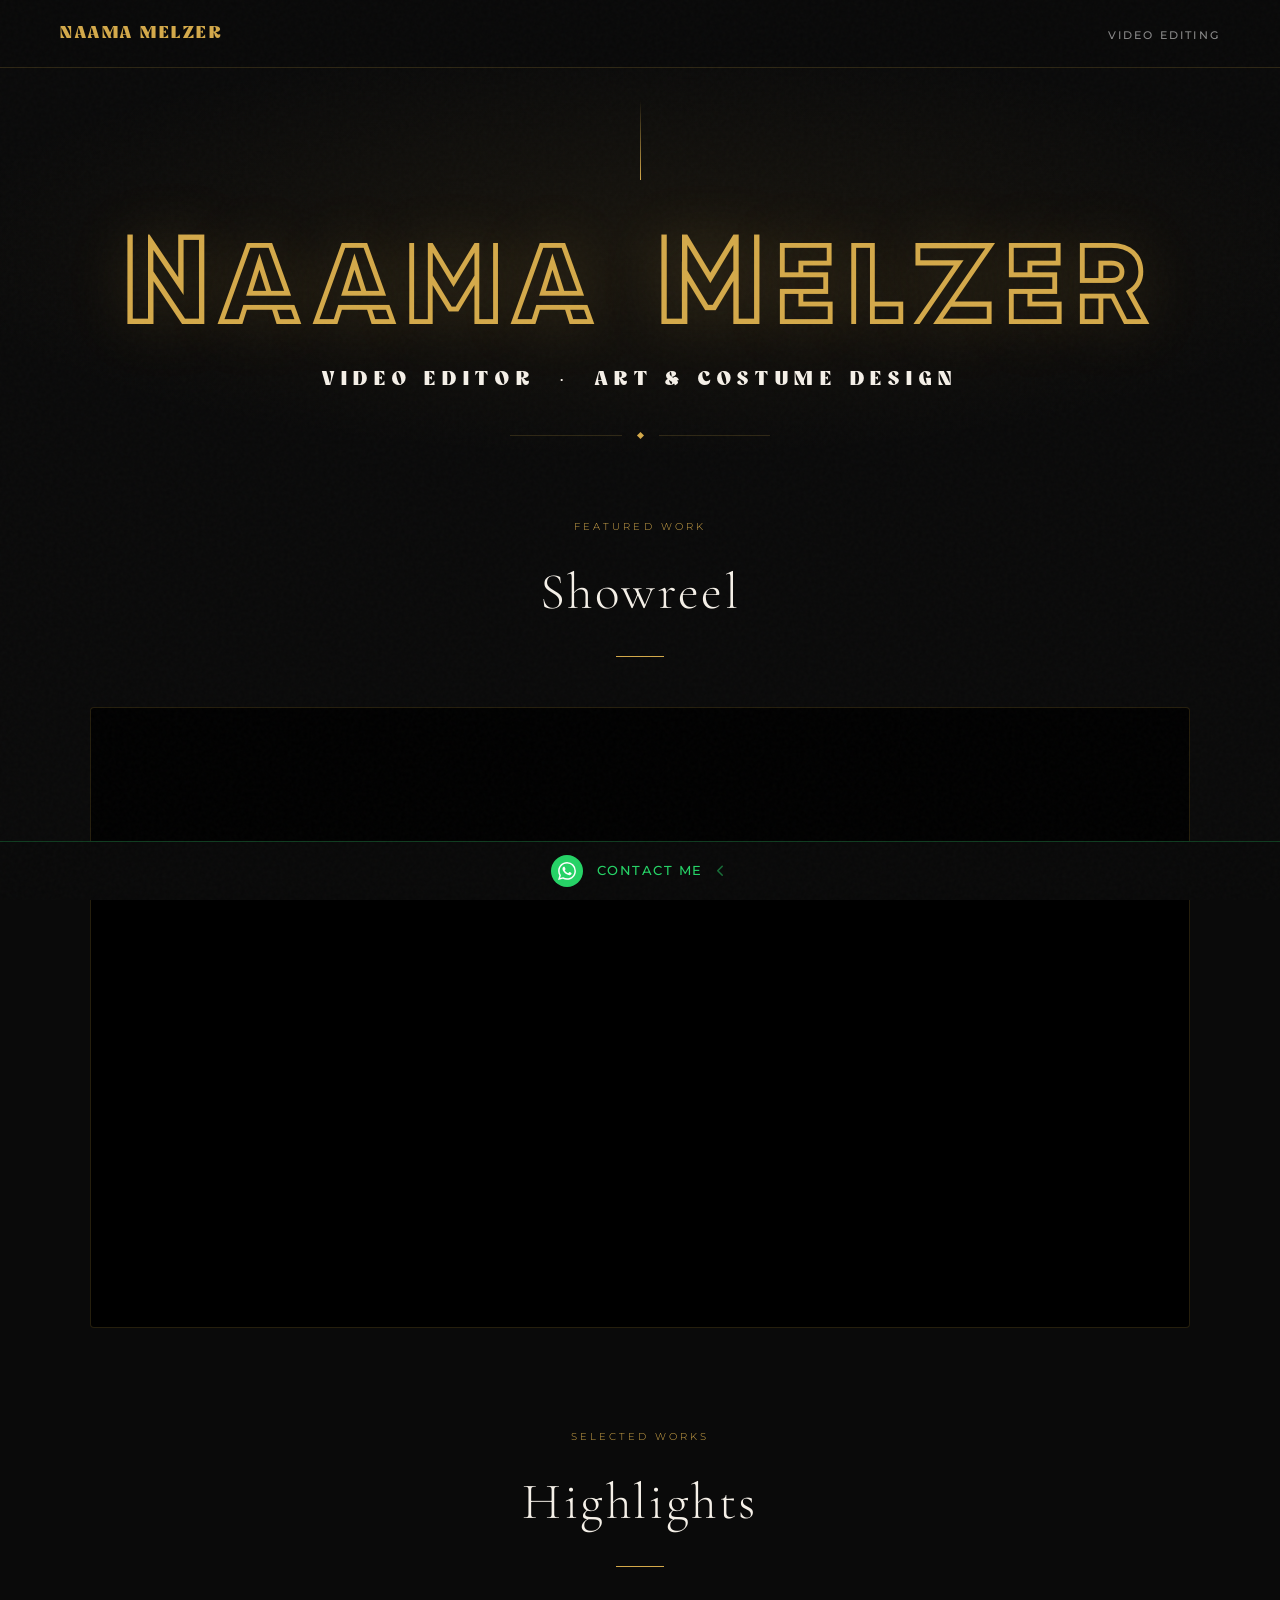
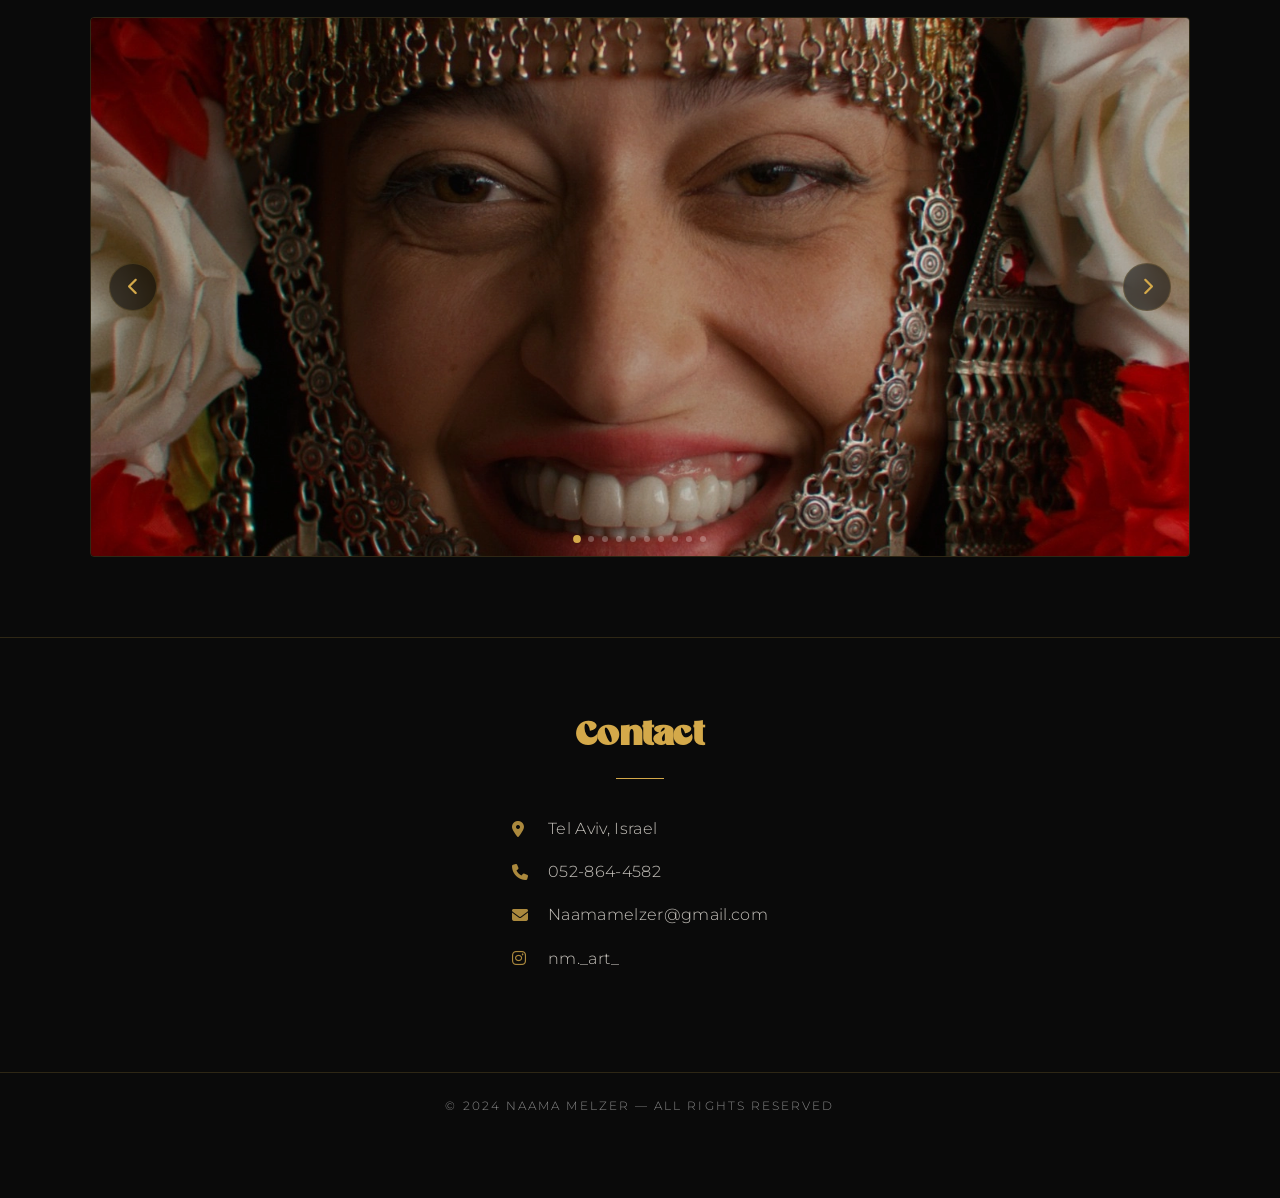
<file: archive-original/index.html>
<!DOCTYPE html>
<html lang="en">
<head>
  <meta charset="UTF-8">
  <meta name="viewport" content="width=device-width, initial-scale=1.0">
  <title>Naama Melzer — Portfolio</title>
  <link rel="stylesheet" href="style.css">
  <link rel="stylesheet" href="https://cdnjs.cloudflare.com/ajax/libs/font-awesome/6.4.0/css/all.min.css">
</head>
<body class="page-fade">

  <header>
    <!-- <span class="nav-brand">Naama Melzer</span> -->
    <a href="index.html"><span class="nav-brand">Naama Melzer</span></a>
    <nav>
      <ul>
        <!-- <li><a href="index.html" class="active">Home</a></li> -->
        <li><a href="Video.html">Video Editing</a></li>
        <!-- <li><a href="Art.html">Art Design</a></li> -->
        <!-- <li><a href="CostumeDesgine.html">Costume Design</a></li> -->
        <!-- <li><a href="ContactUs.html">Contact</a></li> -->
      </ul>
    </nav>
  </header>

  <!-- Hero -->
  <section class="hero">
    <div class="hero-line"></div>
    <h1>Naama Melzer</h1>
    <h2>Video Editor &nbsp;·&nbsp; Art &amp; Costume Design</h2>
    <div class="hero-divider"><span></span></div>
  </section>

  <!-- Showreel FIRST -->
  <div class="section-header">
    <p class="label">Featured Work</p>
    <h2>Showreel</h2>
    <div class="rule"></div>
  </div>

  <div class="video-section">
    <div class="youtube-wrapper">
      <iframe
        src="https://www.youtube.com/embed/KrSdbW3TQgA?autoplay=1&mute=1&controls=1&rel=0&modestbranding=1"
        title="Naama Melzer Showreel"
        frameborder="0"
        allow="autoplay; encrypted-media; picture-in-picture"
        allowfullscreen>
      </iframe>
    </div>
  </div>

  <!-- Gallery Slider AFTER -->
  <div class="section-header">
    <p class="label">Selected Works</p>
    <h2>Highlights</h2>
    <div class="rule"></div>
  </div>

  <div class="slider-wrap" id="home-slider">
    <div class="slider-track" id="home-track">
      <img src="Highlights/h1.WEBP">
      <img src="Highlights/h2.jpeg">
      <img src="Highlights/h3.WEBP">
      <img src="Highlights/h4.png">
      <img src="Highlights/h5.png">
      <img src="Highlights/h6.JPEG">
      <img src="Highlights/h7.jpeg">
      <img src="Highlights/h8.jpeg">
      <img src="Highlights/h9.png">
      <img src="Highlights/h10.jpeg">

    </div>
    <button class="slider-btn prev" id="home-prev"><i class="fa fa-chevron-left"></i></button>
    <button class="slider-btn next" id="home-next"><i class="fa fa-chevron-right"></i></button>
    <div class="slider-dots" id="home-dots"></div>
  </div>

  <!-- Contact Quick Bar -->
  <div class="home-contact">
    <h2>Contact</h2>
    <div class="rule"></div>
    <ul>
      <li><i class="fas fa-map-marker-alt"></i> Tel Aviv, Israel</li>
      <li><i class="fas fa-phone"></i> 052-864-4582</li>
      <li><i class="fas fa-envelope"></i> <a href="ContactUs.html">Naamamelzer@gmail.com</a></li>
      <li><i class="fab fa-instagram"></i> <a href="https://www.instagram.com/nm._art_/" target="_blank">nm._art_</a></li>
    </ul>
  </div>

  <footer>
    <p>&copy; 2024 Naama Melzer &mdash; All rights reserved</p>
  </footer>


  <!-- WhatsApp Floating Bar -->
  <div class="wa-bar">
    <a href="https://wa.me/972528644592?text=%D7%94%D7%99%D7%99%20%D7%A0%D7%A2%D7%9E%D7%94%2C%20%D7%A8%D7%90%D7%99%D7%AA%D7%99%20%D7%90%D7%AA%20%D7%94%D7%A2%D7%91%D7%95%D7%93%D7%95%D7%AA%20%D7%A9%D7%9C%D7%9A%20%D7%91%D7%90%D7%AA%D7%A8%20%D7%90%D7%A9%D7%9E%D7%97%20%D7%A9%D7%A0%D7%AA%D7%90%D7%9D%20%D7%A4%D7%92%D7%99%D7%A9%D7%94.%0A%D7%A9%D7%9E%D7%99%3A" target="_blank" class="wa-bar-inner">
      <div class="wa-icon">
        <svg viewBox="0 0 24 24" xmlns="http://www.w3.org/2000/svg">
          <path d="M17.472 14.382c-.297-.149-1.758-.867-2.03-.967-.273-.099-.471-.148-.67.15-.197.297-.767.966-.94 1.164-.173.199-.347.223-.644.075-.297-.15-1.255-.463-2.39-1.475-.883-.788-1.48-1.761-1.653-2.059-.173-.297-.018-.458.13-.606.134-.133.298-.347.446-.52.149-.174.198-.298.298-.497.099-.198.05-.371-.025-.52-.075-.149-.669-1.612-.916-2.207-.242-.579-.487-.5-.669-.51-.173-.008-.371-.01-.57-.01-.198 0-.52.074-.792.372-.272.297-1.04 1.016-1.04 2.479 0 1.462 1.065 2.875 1.213 3.074.149.198 2.096 3.2 5.077 4.487.709.306 1.262.489 1.694.625.712.227 1.36.195 1.871.118.571-.085 1.758-.719 2.006-1.413.248-.694.248-1.289.173-1.413-.074-.124-.272-.198-.57-.347m-5.421 7.403h-.004a9.87 9.87 0 01-5.031-1.378l-.361-.214-3.741.982.998-3.648-.235-.374a9.86 9.86 0 01-1.51-5.26c.001-5.45 4.436-9.884 9.888-9.884 2.64 0 5.122 1.03 6.988 2.898a9.825 9.825 0 012.893 6.994c-.003 5.45-4.437 9.884-9.885 9.884m8.413-18.297A11.815 11.815 0 0012.05 0C5.495 0 .16 5.335.157 11.892c0 2.096.547 4.142 1.588 5.945L.057 24l6.305-1.654a11.882 11.882 0 005.683 1.448h.005c6.554 0 11.89-5.335 11.893-11.893a11.821 11.821 0 00-3.48-8.413z"/>
        </svg>
      </div>
      <span class="wa-text"> CONTACT ME </span>
      <span class="wa-arrow"><i class="fas fa-chevron-left"></i></span>
    </a>
  </div>

  <script src="script.js"></script>
</body>
</html>
</file>
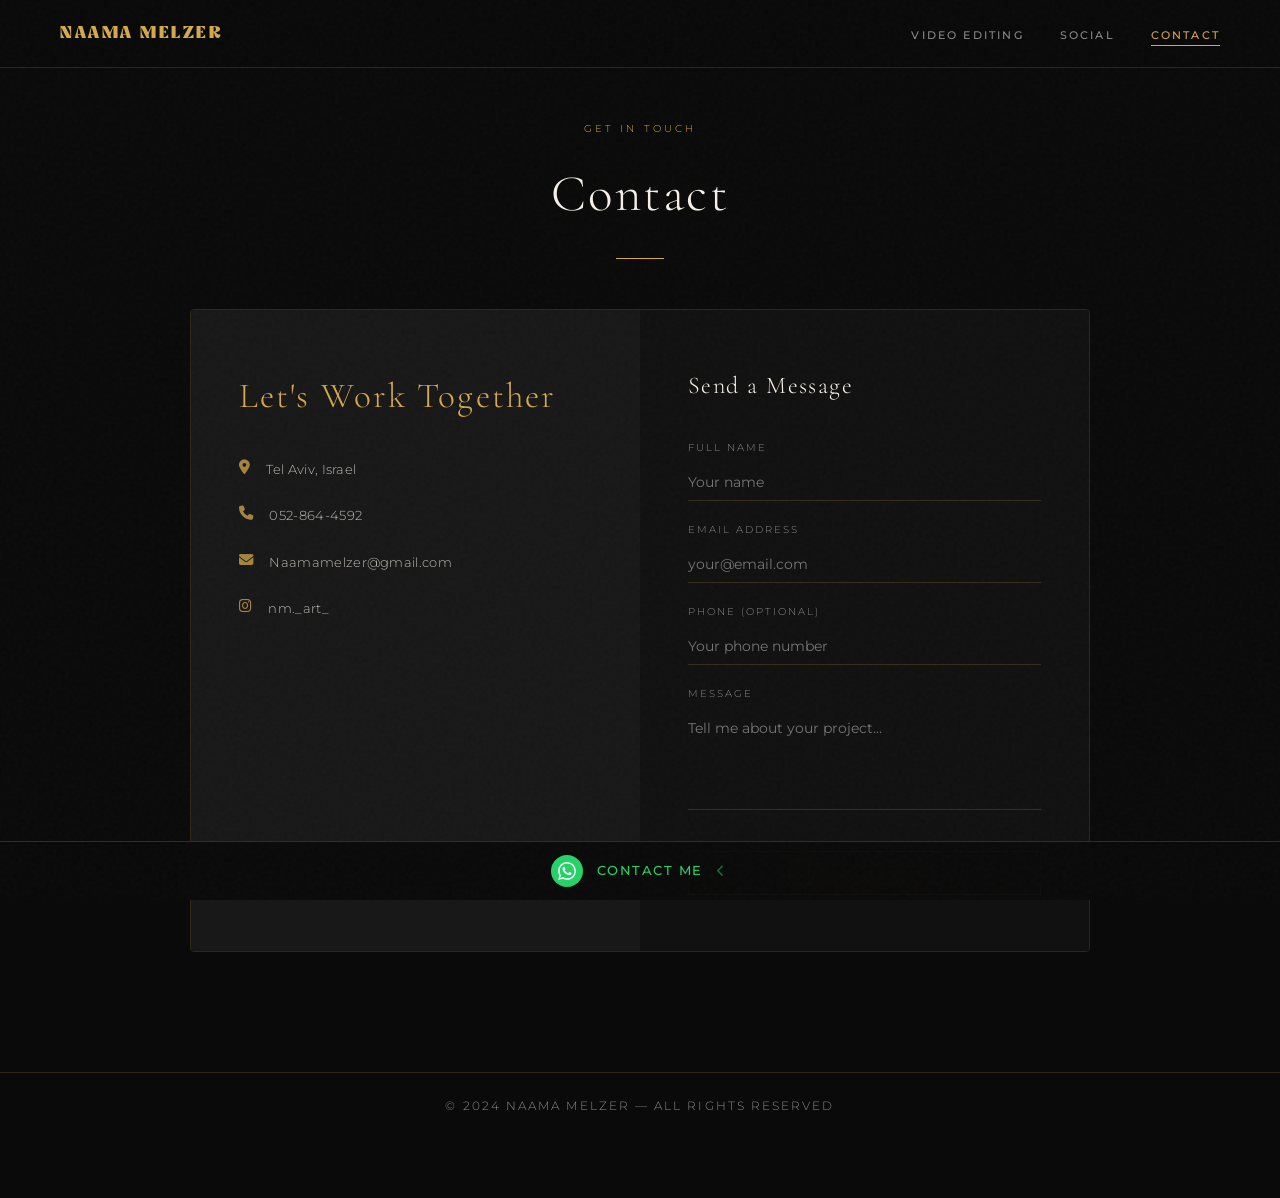
<file: ContactUs.html>
<!DOCTYPE html>
<html lang="en">
<head>
  <meta charset="UTF-8">
  <meta name="viewport" content="width=device-width, initial-scale=1.0">
  <title>Contact — Naama Melzer</title>
  <link rel="stylesheet" href="style.css">
  <link rel="stylesheet" href="https://cdnjs.cloudflare.com/ajax/libs/font-awesome/6.4.0/css/all.min.css">
  <script type="text/javascript" src="https://cdn.emailjs.com/dist/email.min.js"></script>
</head>
<body class="page-fade">

  <header>
    <a href="index.html"><span class="nav-brand">Naama Melzer</span></a>
    <nav>
      <ul>
        <li><a href="Video.html">Video Editing</a></li>
        <li><a href="Social.html">Social</a></li>
        <li><a href="ContactUs.html" class="active">Contact</a></li>
      </ul>
    </nav>
  </header>

  <div class="section-header" style="padding-top:120px">
    <p class="label">Get in Touch</p>
    <h2>Contact</h2>
    <div class="rule"></div>
  </div>

  <!-- WhatsApp CTA Section -->
  <!-- <div class="wa-cta-section"> -->
    <!-- <div class="wa-cta-inner"> -->
      <!-- <div class="wa-cta-text">. -->
        <!-- <p class="wa-cta-label">מעדיפים וואטסאפ?</p> -->
        <!-- <p class="wa-cta-sub">לחצו לפתיחת שיחה ישירה</p> -->
      <!-- </div> -->
      <!-- <a href="https://wa.me/972528644952?text=%D7%94%D7%99%D7%99%20%D7%A0%D7%A2%D7%9E%D7%94%2C%20%D7%A8%D7%90%D7%99%D7%AA%D7%99%20%D7%90%D7%AA%20%D7%94%D7%A2%D7%91%D7%95%D7%93%D7%95%D7%AA%20%D7%A9%D7%9C%D7%9A%20%D7%91%D7%90%D7%AA%D7%A8%20%D7%90%D7%A9%D7%9E%D7%97%20%D7%A9%D7%A0%D7%AA%D7%90%D7%9D%20%D7%A4%D7%92%D7%99%D7%A9%D7%94.%0A%D7%A9%D7%9E%D7%99%3A" target="_blank" class="wa-cta-btn"> -->
        <!-- <svg viewBox="0 0 24 24" xmlns="http://www.w3.org/2000/svg"> -->
          <!-- <path d="M17.472 14.382c-.297-.149-1.758-.867-2.03-.967-.273-.099-.471-.148-.67.15-.197.297-.767.966-.94 1.164-.173.199-.347.223-.644.075-.297-.15-1.255-.463-2.39-1.475-.883-.788-1.48-1.761-1.653-2.059-.173-.297-.018-.458.13-.606.134-.133.298-.347.446-.52.149-.174.198-.298.298-.497.099-.198.05-.371-.025-.52-.075-.149-.669-1.612-.916-2.207-.242-.579-.487-.5-.669-.51-.173-.008-.371-.01-.57-.01-.198 0-.52.074-.792.372-.272.297-1.04 1.016-1.04 2.479 0 1.462 1.065 2.875 1.213 3.074.149.198 2.096 3.2 5.077 4.487.709.306 1.262.489 1.694.625.712.227 1.36.195 1.871.118.571-.085 1.758-.719 2.006-1.413.248-.694.248-1.289.173-1.413-.074-.124-.272-.198-.57-.347m-5.421 7.403h-.004a9.87 9.87 0 01-5.031-1.378l-.361-.214-3.741.982.998-3.648-.235-.374a9.86 9.86 0 01-1.51-5.26c.001-5.45 4.436-9.884 9.888-9.884 2.64 0 5.122 1.03 6.988 2.898a9.825 9.825 0 012.893 6.994c-.003 5.45-4.437 9.884-9.885 9.884m8.413-18.297A11.815 11.815 0 0012.05 0C5.495 0 .16 5.335.157 11.892c0 2.096.547 4.142 1.588 5.945L.057 24l6.305-1.654a11.882 11.882 0 005.683 1.448h.005c6.554 0 11.89-5.335 11.893-11.893a11.821 11.821 0 00-3.48-8.413z"/> -->
        <!-- </svg> -->
        <!-- פתח וואטסאפ -->
      <!-- </a> -->
    <!-- </div> -->
  <!-- </div> -->

  <div class="contact-wrapper">
    <div class="contact-info">
      <h2>Let's Work Together</h2>
      <div class="ci-item"><i class="fas fa-map-marker-alt"></i><span>Tel Aviv, Israel</span></div>
      <div class="ci-item"><i class="fas fa-phone"></i><span>052-864-4592</span></div>
      <div class="ci-item"><i class="fas fa-envelope"></i><a href="mailto:Naamamelzer@gmail.com">Naamamelzer@gmail.com</a></div>
      <div class="ci-item"><i class="fab fa-instagram"></i><a href="https://www.instagram.com/nm._art_/" target="_blank">nm._art_</a></div>
    </div>

    <div class="contact-form-side">
      <h3>Send a Message</h3>
      <form id="contact-form" action="#" method="POST">
        <div class="form-group">
          <label for="name">Full Name</label>
          <input type="text" id="name" name="name" required placeholder="Your name">
        </div>
        <div class="form-group">
          <label for="email">Email Address</label>
          <input type="email" id="email" name="email" required placeholder="your@email.com">
        </div>
        <div class="form-group">
          <label for="phone">Phone (optional)</label>
          <input type="text" id="phone" name="phone" placeholder="Your phone number">
        </div>
        <div class="form-group">
          <label for="message">Message</label>
          <textarea id="message" name="message" required placeholder="Tell me about your project…"></textarea>
        </div>
        <button type="submit" class="submit-btn" id="submit-btn">
          <i class="fas fa-paper-plane"></i> Send Message
        </button>
      </form>
    </div>
  </div>

  <!-- Status Modal -->
  <div id="statusModal" class="status-modal">
    <div class="status-modal-content">
      <button class="close" id="closeStatusModal">&times;</button>
      <p id="statusMessage"></p>
    </div>
  </div>

  <footer>
    <p>&copy; 2024 Naama Melzer &mdash; All rights reserved</p>
  </footer>


  <!-- WhatsApp Floating Bar -->
  <div class="wa-bar">
    <a href="https://wa.me/972528644592?text=%D7%94%D7%99%D7%99%20%D7%A0%D7%A2%D7%9E%D7%94%2C%20%D7%A8%D7%90%D7%99%D7%AA%D7%99%20%D7%90%D7%AA%20%D7%94%D7%A2%D7%91%D7%95%D7%93%D7%95%D7%AA%20%D7%A9%D7%9C%D7%9A%20%D7%91%D7%90%D7%AA%D7%A8%20%D7%90%D7%A9%D7%9E%D7%97%20%D7%A9%D7%A0%D7%AA%D7%90%D7%9D%20%D7%A4%D7%92%D7%99%D7%A9%D7%94.%0A%D7%A9%D7%9E%D7%99%3A" target="_blank" class="wa-bar-inner">
      <div class="wa-icon">
        <svg viewBox="0 0 24 24" xmlns="http://www.w3.org/2000/svg">
          <path d="M17.472 14.382c-.297-.149-1.758-.867-2.03-.967-.273-.099-.471-.148-.67.15-.197.297-.767.966-.94 1.164-.173.199-.347.223-.644.075-.297-.15-1.255-.463-2.39-1.475-.883-.788-1.48-1.761-1.653-2.059-.173-.297-.018-.458.13-.606.134-.133.298-.347.446-.52.149-.174.198-.298.298-.497.099-.198.05-.371-.025-.52-.075-.149-.669-1.612-.916-2.207-.242-.579-.487-.5-.669-.51-.173-.008-.371-.01-.57-.01-.198 0-.52.074-.792.372-.272.297-1.04 1.016-1.04 2.479 0 1.462 1.065 2.875 1.213 3.074.149.198 2.096 3.2 5.077 4.487.709.306 1.262.489 1.694.625.712.227 1.36.195 1.871.118.571-.085 1.758-.719 2.006-1.413.248-.694.248-1.289.173-1.413-.074-.124-.272-.198-.57-.347m-5.421 7.403h-.004a9.87 9.87 0 01-5.031-1.378l-.361-.214-3.741.982.998-3.648-.235-.374a9.86 9.86 0 01-1.51-5.26c.001-5.45 4.436-9.884 9.888-9.884 2.64 0 5.122 1.03 6.988 2.898a9.825 9.825 0 012.893 6.994c-.003 5.45-4.437 9.884-9.885 9.884m8.413-18.297A11.815 11.815 0 0012.05 0C5.495 0 .16 5.335.157 11.892c0 2.096.547 4.142 1.588 5.945L.057 24l6.305-1.654a11.882 11.882 0 005.683 1.448h.005c6.554 0 11.89-5.335 11.893-11.893a11.821 11.821 0 00-3.48-8.413z"/>
        </svg>
      </div>
      <span class="wa-text"> CONTACT ME </span>
      <span class="wa-arrow"><i class="fas fa-chevron-left"></i></span>
    </a>
  </div>

  <script src="script.js"></script>
</body>
</html>
</file>
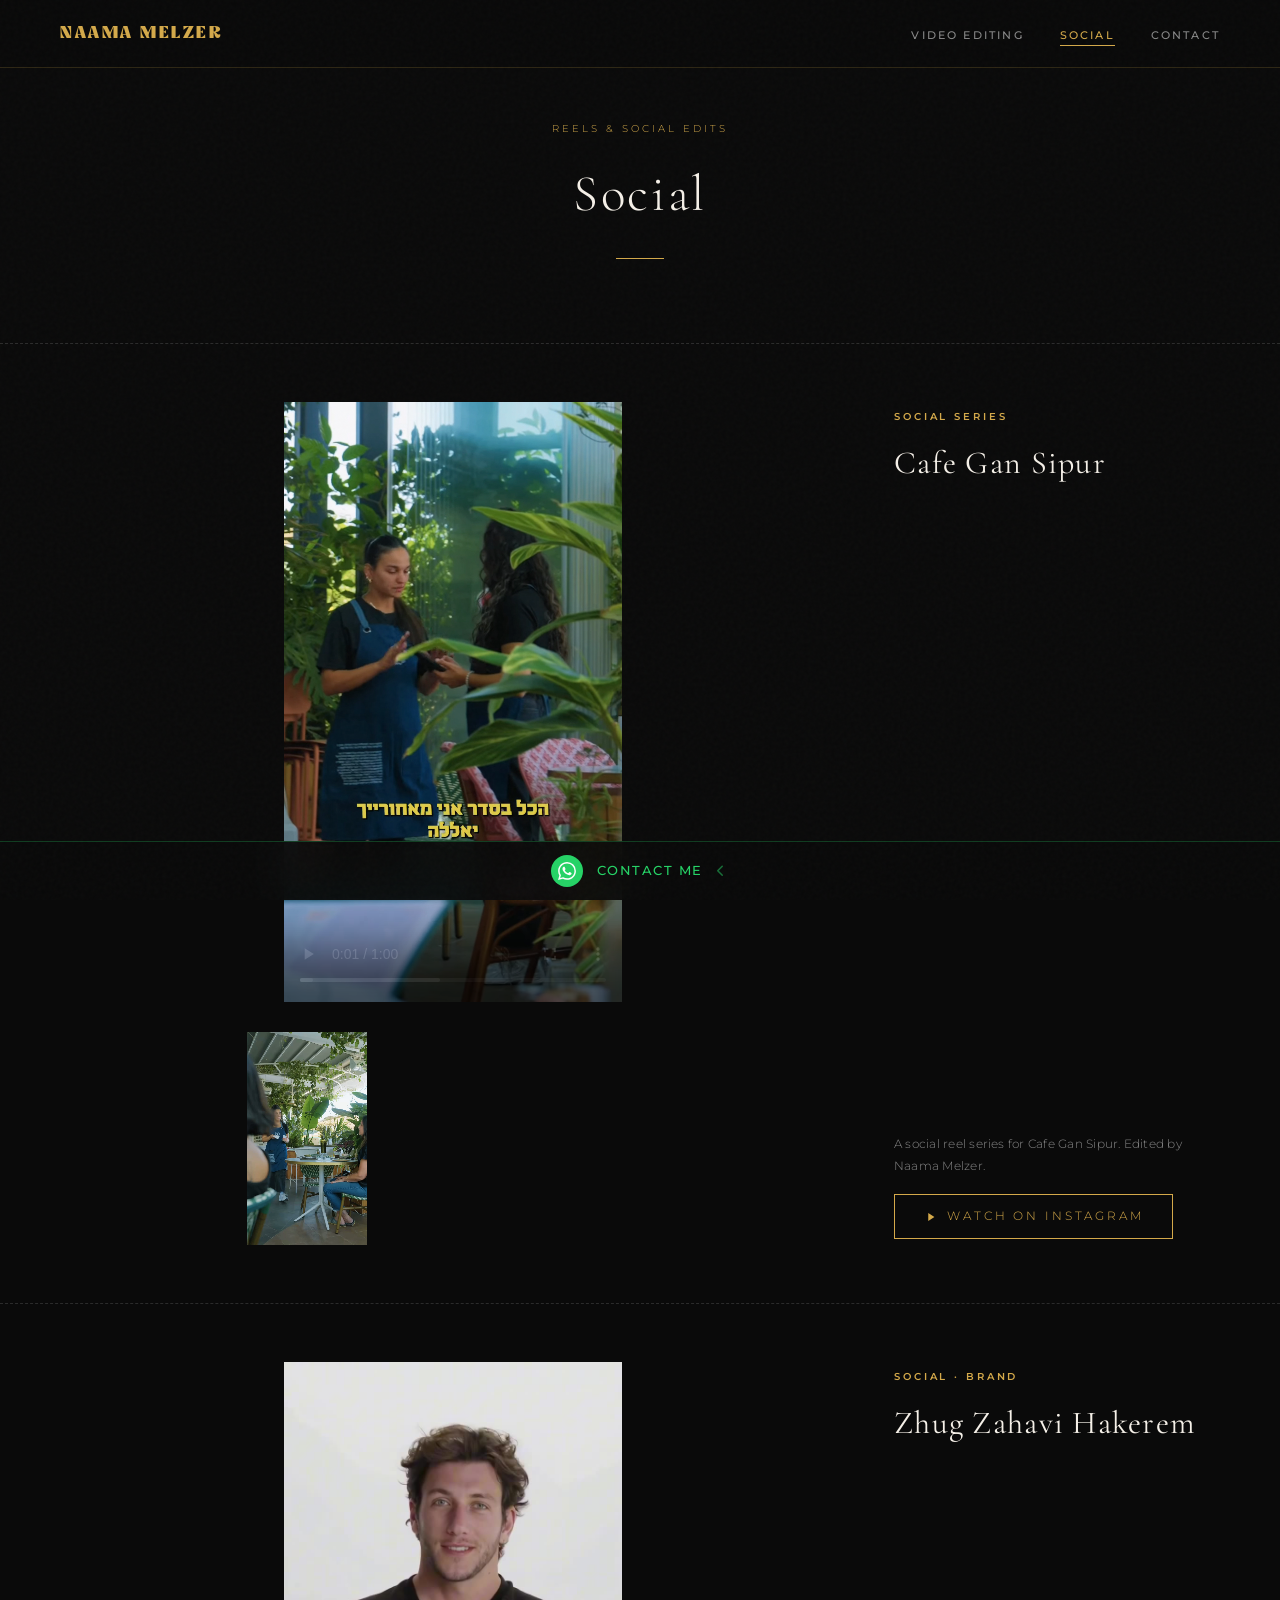
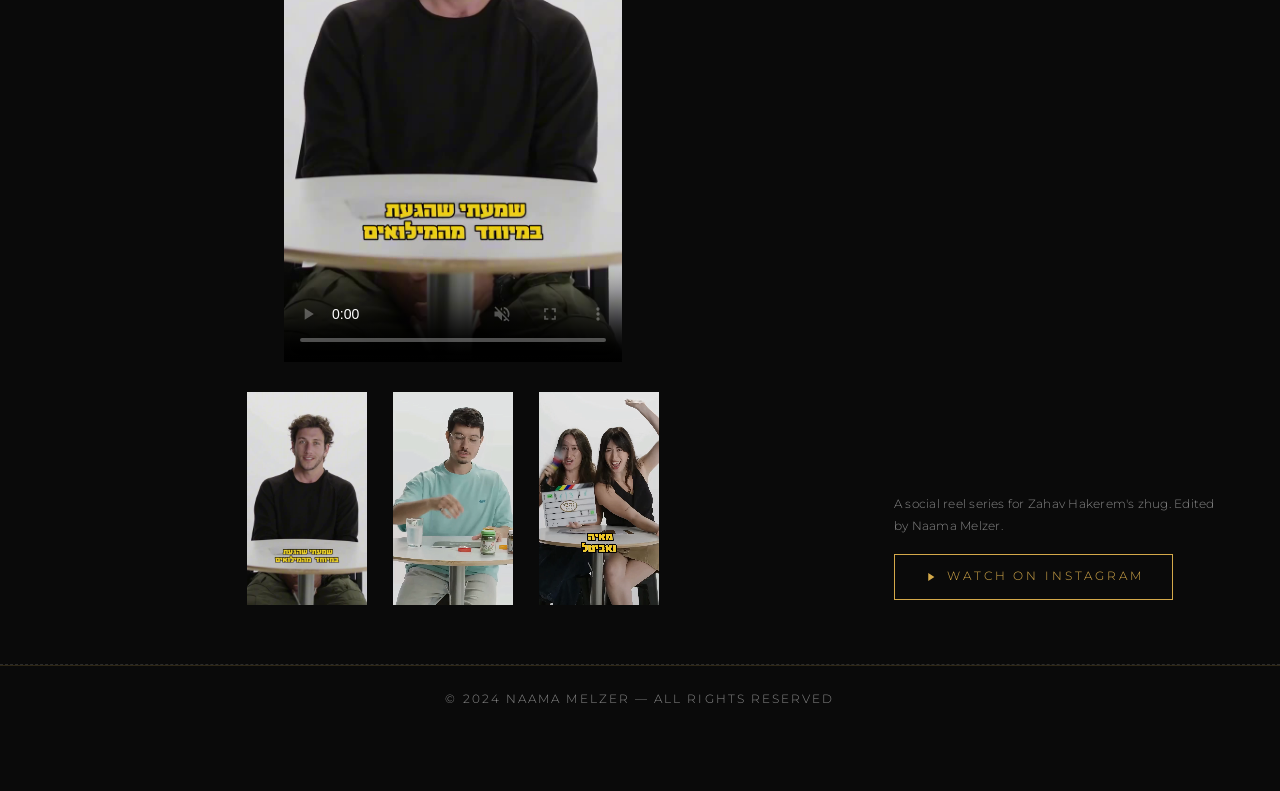
<file: Social.html>
<!DOCTYPE html>
<html lang="en">
<head>
  <meta charset="UTF-8">
  <meta name="viewport" content="width=device-width, initial-scale=1.0">
  <title>Social — Naama Melzer</title>
  <link rel="stylesheet" href="style.css">
  <link rel="stylesheet" href="https://cdnjs.cloudflare.com/ajax/libs/font-awesome/6.4.0/css/all.min.css">
</head>
<body class="page-fade">

  <header>
    <a href="index.html"><span class="nav-brand">Naama Melzer</span></a>
    <nav>
      <ul>
        <li><a href="Video.html">Video Editing</a></li>
        <li><a href="Social.html" class="active">Social</a></li>
        <li><a href="ContactUs.html">Contact</a></li>
      </ul>
    </nav>
  </header>

  <div class="section-header" style="padding-top:120px">
    <p class="label">Reels &amp; Social Edits</p>
    <h2>Social</h2>
    <div class="rule"></div>
  </div>

  <section class="works">
    <div class="work work-videos">
      <div class="frame">
        <video src="Social/gansipur-ep6.mp4" poster="Social/posters/gansipur-ep6.jpg" autoplay muted loop playsinline preload="metadata" controls></video>
        <div class="substrip">
          <video src="Social/gansipur-ep1.mp4" poster="Social/posters/gansipur-ep1.jpg" autoplay muted loop playsinline preload="metadata"></video>
          <video src="Social/gansipur-ep5.mp4" poster="Social/posters/gansipur-ep5.jpg" autoplay muted loop playsinline preload="metadata"></video>
          <video src="Social/gansipur-ep6.mp4" poster="Social/posters/gansipur-ep6.jpg" autoplay muted loop playsinline preload="metadata"></video>
        </div>
      </div>
      <div class="meta">
        <div><p class="cat">Social Series</p><h3>Cafe Gan Sipur</h3></div>
        <div>
          <p>A social reel series for Cafe Gan Sipur. Edited by Naama Melzer.</p>
          <a class="watch-btn" href="https://www.instagram.com/reel/Dewy_KysOyc/" target="_blank">
            <svg viewBox="0 0 16 16"><path d="M6 3.5l7 4.5-7 4.5V3.5z"/></svg>
            Watch on Instagram
          </a>
        </div>
      </div>
    </div>

    <div class="work work-videos">
      <div class="frame">
        <video src="Social/zahav-hakerem.mp4" poster="Social/posters/zahav-hakerem.jpg" autoplay muted loop playsinline preload="metadata" controls></video>
        <div class="substrip">
          <video src="Social/zahav-hakerem.mp4" poster="Social/posters/zahav-hakerem.jpg" autoplay muted loop playsinline preload="metadata"></video>
          <video src="Social/zhug-hottest.mp4" poster="Social/posters/zhug-hottest.jpg" autoplay muted loop playsinline preload="metadata"></video>
          <video src="Social/zhug-tasty.mp4" poster="Social/posters/zhug-tasty.jpg" autoplay muted loop playsinline preload="metadata"></video>
        </div>
      </div>
      <div class="meta">
        <div><p class="cat">Social · Brand</p><h3>Zhug Zahavi Hakerem</h3></div>
        <div>
          <p>A social reel series for Zahav Hakerem's zhug. Edited by Naama Melzer.</p>
          <a class="watch-btn" href="https://www.instagram.com/reel/DaNmbeoKh71/" target="_blank">
            <svg viewBox="0 0 16 16"><path d="M6 3.5l7 4.5-7 4.5V3.5z"/></svg>
            Watch on Instagram
          </a>
        </div>
      </div>
    </div>
  </section>


  <footer>
    <p>&copy; 2024 Naama Melzer &mdash; All rights reserved</p>
  </footer>


  <!-- WhatsApp Floating Bar -->
  <div class="wa-bar">
    <a href="https://wa.me/972528644592?text=%D7%94%D7%99%D7%99%20%D7%A0%D7%A2%D7%9E%D7%94%2C%20%D7%A8%D7%90%D7%99%D7%AA%D7%99%20%D7%90%D7%AA%20%D7%94%D7%A2%D7%91%D7%95%D7%93%D7%95%D7%AA%20%D7%A9%D7%9C%D7%9A%20%D7%91%D7%90%D7%AA%D7%A8%20%D7%90%D7%A9%D7%9E%D7%97%20%D7%A9%D7%A0%D7%AA%D7%90%D7%9D%20%D7%A4%D7%92%D7%99%D7%A9%D7%94.%0A%D7%A9%D7%9E%D7%99%3A" target="_blank" class="wa-bar-inner">
      <div class="wa-icon">
        <svg viewBox="0 0 24 24" xmlns="http://www.w3.org/2000/svg">
          <path d="M17.472 14.382c-.297-.149-1.758-.867-2.03-.967-.273-.099-.471-.148-.67.15-.197.297-.767.966-.94 1.164-.173.199-.347.223-.644.075-.297-.15-1.255-.463-2.39-1.475-.883-.788-1.48-1.761-1.653-2.059-.173-.297-.018-.458.13-.606.134-.133.298-.347.446-.52.149-.174.198-.298.298-.497.099-.198.05-.371-.025-.52-.075-.149-.669-1.612-.916-2.207-.242-.579-.487-.5-.669-.51-.173-.008-.371-.01-.57-.01-.198 0-.52.074-.792.372-.272.297-1.04 1.016-1.04 2.479 0 1.462 1.065 2.875 1.213 3.074.149.198 2.096 3.2 5.077 4.487.709.306 1.262.489 1.694.625.712.227 1.36.195 1.871.118.571-.085 1.758-.719 2.006-1.413.248-.694.248-1.289.173-1.413-.074-.124-.272-.198-.57-.347m-5.421 7.403h-.004a9.87 9.87 0 01-5.031-1.378l-.361-.214-3.741.982.998-3.648-.235-.374a9.86 9.86 0 01-1.51-5.26c.001-5.45 4.436-9.884 9.888-9.884 2.64 0 5.122 1.03 6.988 2.898a9.825 9.825 0 012.893 6.994c-.003 5.45-4.437 9.884-9.885 9.884m8.413-18.297A11.815 11.815 0 0012.05 0C5.495 0 .16 5.335.157 11.892c0 2.096.547 4.142 1.588 5.945L.057 24l6.305-1.654a11.882 11.882 0 005.683 1.448h.005c6.554 0 11.89-5.335 11.893-11.893a11.821 11.821 0 00-3.48-8.413z"/>
        </svg>
      </div>
      <span class="wa-text"> CONTACT ME </span>
      <span class="wa-arrow"><i class="fas fa-chevron-left"></i></span>
    </a>
  </div>

  <script>
    document.querySelectorAll('.substrip video').forEach(function (v) {
      v.addEventListener('click', function () {
        var hero = v.closest('.frame').querySelector('video');
        var t = hero.getAttribute('src');
        hero.setAttribute('src', v.getAttribute('src'));
        v.setAttribute('src', t);
        hero.play();
      });
    });
  </script>
  <script src="script.js"></script>
</body>
</html>
</file>
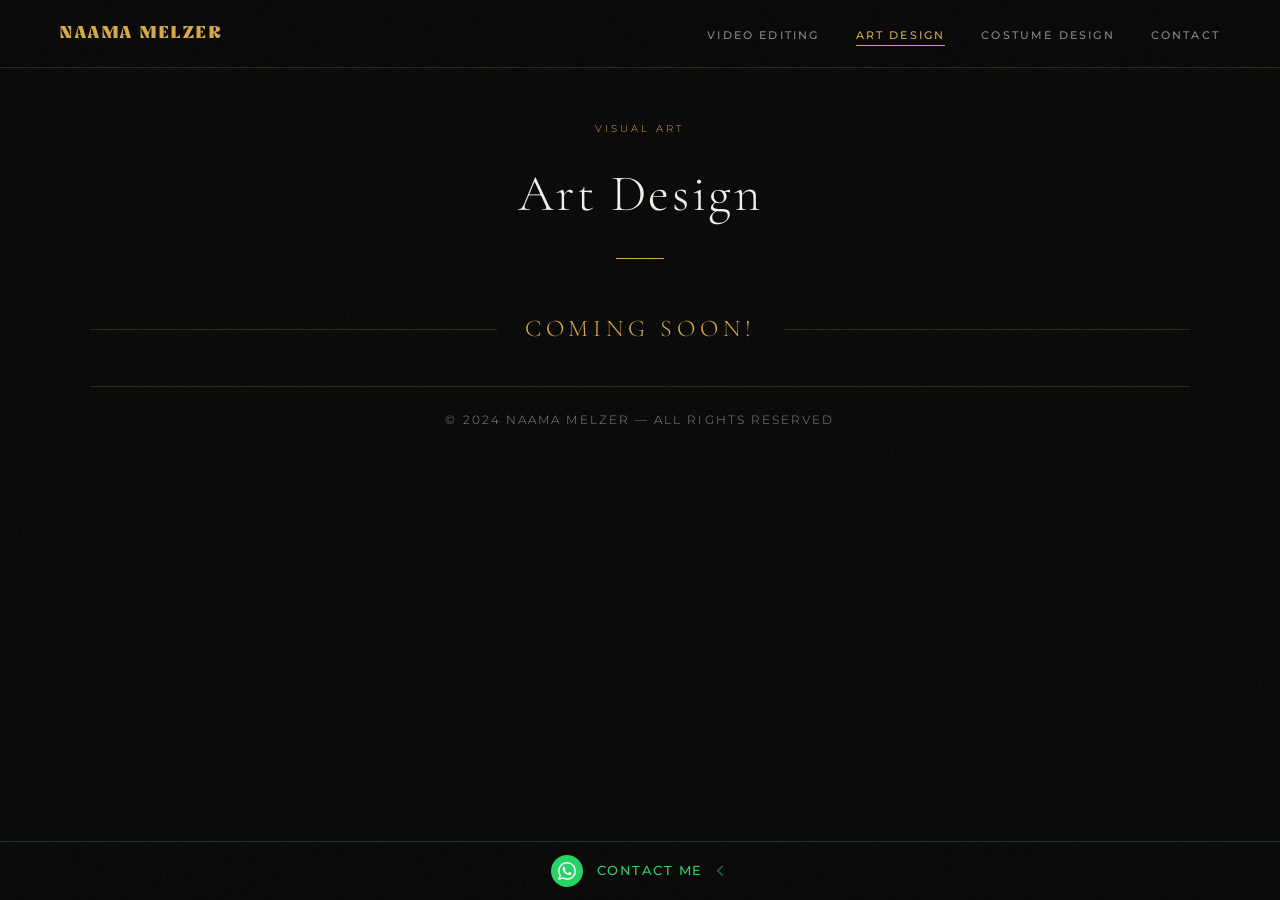
<file: archive-original/Art.html>
<!DOCTYPE html>
<html lang="en">
<head>
  <meta charset="UTF-8">
  <meta name="viewport" content="width=device-width, initial-scale=1.0">
  <title>Art Design — Naama Melzer</title>
  <link rel="stylesheet" href="style.css">
  <link rel="stylesheet" href="https://cdnjs.cloudflare.com/ajax/libs/font-awesome/6.4.0/css/all.min.css">
</head>
<body class="page-fade">

  <header>
    <a href="index.html"><span class="nav-brand">Naama Melzer</span></a>
    <nav>
      <ul>
        <li><a href="Video.html">Video Editing</a></li>
        <li><a href="Art.html" class="active">Art Design</a></li>
        <li><a href="CostumeDesgine.html">Costume Design</a></li>
        <li><a href="ContactUs.html">Contact</a></li>
      </ul>
    </nav>
  </header>

  <div class="section-header" style="padding-top:120px">
    <p class="label">Visual Art</p>
    <h2>Art Design</h2>
    <div class="rule"></div>
  </div>

  <!-- Project 1 -->
  <div class="project-block">
    <div class="project-divider">
      <div class="pd-line"></div>
      <span class="pd-label">Coming Soon!</span>
      <div class="pd-line"></div>
    </div>
  

  <footer>
    <p>&copy; 2024 Naama Melzer &mdash; All rights reserved</p>
  </footer>


  <!-- WhatsApp Floating Bar -->
  <div class="wa-bar">
    <a href="https://wa.me/972528644592?text=%D7%94%D7%99%D7%99%20%D7%A0%D7%A2%D7%9E%D7%94%2C%20%D7%A8%D7%90%D7%99%D7%AA%D7%99%20%D7%90%D7%AA%20%D7%94%D7%A2%D7%91%D7%95%D7%93%D7%95%D7%AA%20%D7%A9%D7%9C%D7%9A%20%D7%91%D7%90%D7%AA%D7%A8%20%D7%90%D7%A9%D7%9E%D7%97%20%D7%A9%D7%A0%D7%AA%D7%90%D7%9D%20%D7%A4%D7%92%D7%99%D7%A9%D7%94.%0A%D7%A9%D7%9E%D7%99%3A" target="_blank" class="wa-bar-inner">
      <div class="wa-icon">
        <svg viewBox="0 0 24 24" xmlns="http://www.w3.org/2000/svg">
          <path d="M17.472 14.382c-.297-.149-1.758-.867-2.03-.967-.273-.099-.471-.148-.67.15-.197.297-.767.966-.94 1.164-.173.199-.347.223-.644.075-.297-.15-1.255-.463-2.39-1.475-.883-.788-1.48-1.761-1.653-2.059-.173-.297-.018-.458.13-.606.134-.133.298-.347.446-.52.149-.174.198-.298.298-.497.099-.198.05-.371-.025-.52-.075-.149-.669-1.612-.916-2.207-.242-.579-.487-.5-.669-.51-.173-.008-.371-.01-.57-.01-.198 0-.52.074-.792.372-.272.297-1.04 1.016-1.04 2.479 0 1.462 1.065 2.875 1.213 3.074.149.198 2.096 3.2 5.077 4.487.709.306 1.262.489 1.694.625.712.227 1.36.195 1.871.118.571-.085 1.758-.719 2.006-1.413.248-.694.248-1.289.173-1.413-.074-.124-.272-.198-.57-.347m-5.421 7.403h-.004a9.87 9.87 0 01-5.031-1.378l-.361-.214-3.741.982.998-3.648-.235-.374a9.86 9.86 0 01-1.51-5.26c.001-5.45 4.436-9.884 9.888-9.884 2.64 0 5.122 1.03 6.988 2.898a9.825 9.825 0 012.893 6.994c-.003 5.45-4.437 9.884-9.885 9.884m8.413-18.297A11.815 11.815 0 0012.05 0C5.495 0 .16 5.335.157 11.892c0 2.096.547 4.142 1.588 5.945L.057 24l6.305-1.654a11.882 11.882 0 005.683 1.448h.005c6.554 0 11.89-5.335 11.893-11.893a11.821 11.821 0 00-3.48-8.413z"/>
        </svg>
      </div>
      <span class="wa-text"> CONTACT ME </span>
      <span class="wa-arrow"><i class="fas fa-chevron-left"></i></span>
    </a>
  </div>

  <script src="script.js"></script>
</body>
</html>
</file>
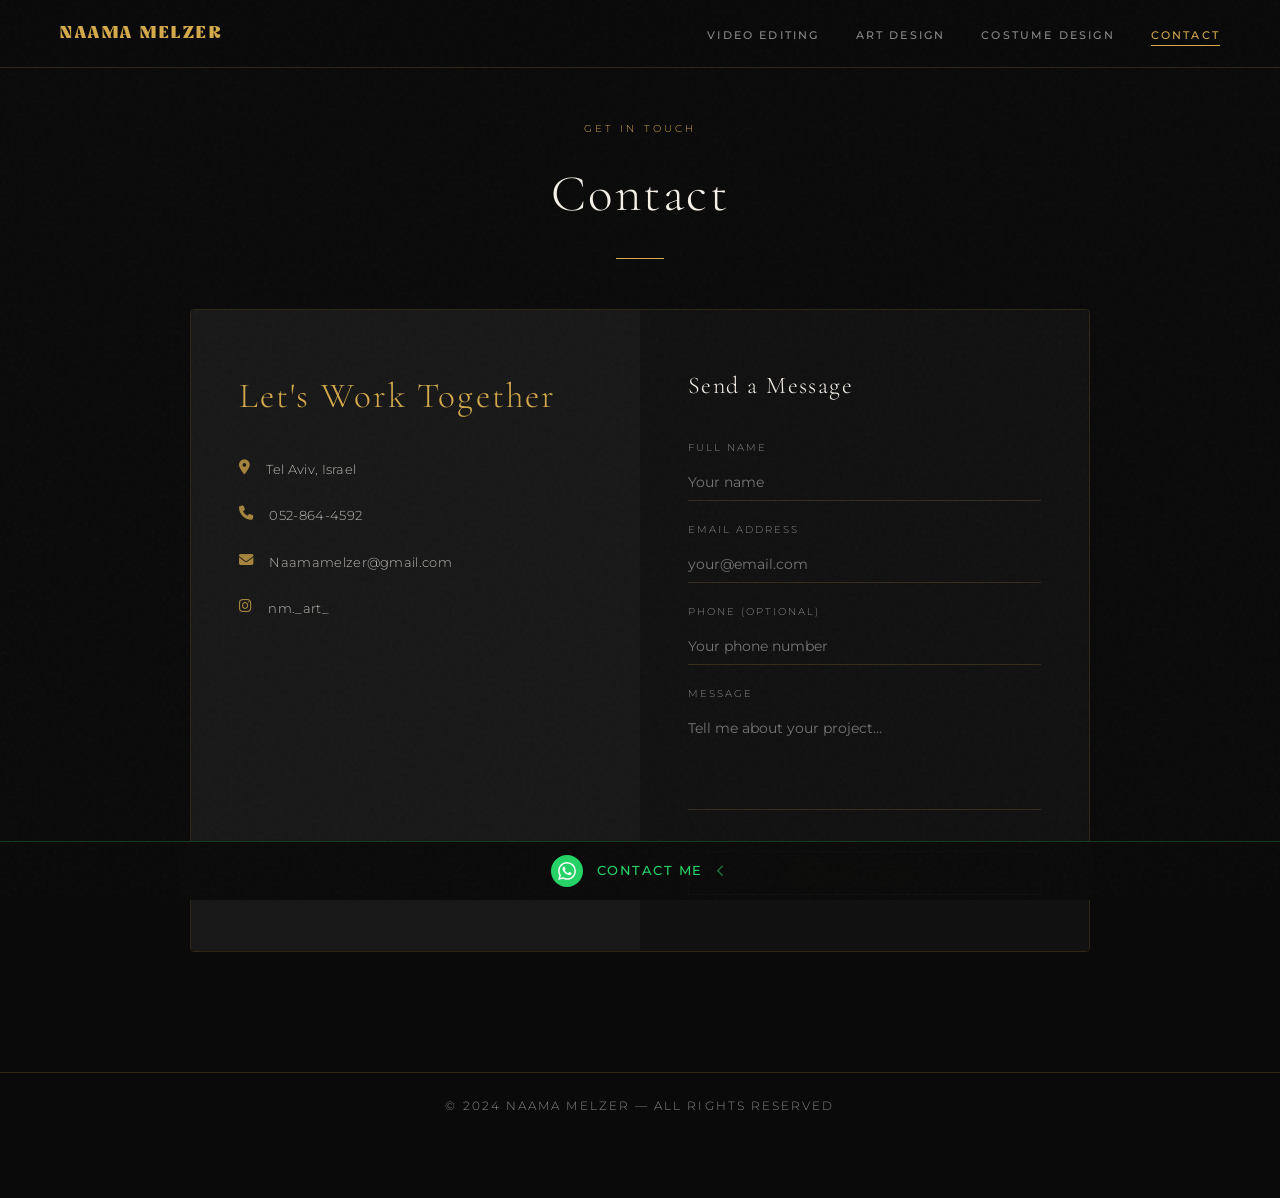
<file: archive-original/ContactUs.html>
<!DOCTYPE html>
<html lang="en">
<head>
  <meta charset="UTF-8">
  <meta name="viewport" content="width=device-width, initial-scale=1.0">
  <title>Contact — Naama Melzer</title>
  <link rel="stylesheet" href="style.css">
  <link rel="stylesheet" href="https://cdnjs.cloudflare.com/ajax/libs/font-awesome/6.4.0/css/all.min.css">
  <script type="text/javascript" src="https://cdn.emailjs.com/dist/email.min.js"></script>
</head>
<body class="page-fade">

  <header>
    <a href="index.html"><span class="nav-brand">Naama Melzer</span></a>
    <nav>
      <ul>
        <li><a href="Video.html">Video Editing</a></li>
        <li><a href="Art.html">Art Design</a></li>
        <li><a href="CostumeDesgine.html">Costume Design</a></li>
        <li><a href="ContactUs.html" class="active">Contact</a></li>
      </ul>
    </nav>
  </header>

  <div class="section-header" style="padding-top:120px">
    <p class="label">Get in Touch</p>
    <h2>Contact</h2>
    <div class="rule"></div>
  </div>

  <!-- WhatsApp CTA Section -->
  <!-- <div class="wa-cta-section"> -->
    <!-- <div class="wa-cta-inner"> -->
      <!-- <div class="wa-cta-text">. -->
        <!-- <p class="wa-cta-label">מעדיפים וואטסאפ?</p> -->
        <!-- <p class="wa-cta-sub">לחצו לפתיחת שיחה ישירה</p> -->
      <!-- </div> -->
      <!-- <a href="https://wa.me/972528644952?text=%D7%94%D7%99%D7%99%20%D7%A0%D7%A2%D7%9E%D7%94%2C%20%D7%A8%D7%90%D7%99%D7%AA%D7%99%20%D7%90%D7%AA%20%D7%94%D7%A2%D7%91%D7%95%D7%93%D7%95%D7%AA%20%D7%A9%D7%9C%D7%9A%20%D7%91%D7%90%D7%AA%D7%A8%20%D7%90%D7%A9%D7%9E%D7%97%20%D7%A9%D7%A0%D7%AA%D7%90%D7%9D%20%D7%A4%D7%92%D7%99%D7%A9%D7%94.%0A%D7%A9%D7%9E%D7%99%3A" target="_blank" class="wa-cta-btn"> -->
        <!-- <svg viewBox="0 0 24 24" xmlns="http://www.w3.org/2000/svg"> -->
          <!-- <path d="M17.472 14.382c-.297-.149-1.758-.867-2.03-.967-.273-.099-.471-.148-.67.15-.197.297-.767.966-.94 1.164-.173.199-.347.223-.644.075-.297-.15-1.255-.463-2.39-1.475-.883-.788-1.48-1.761-1.653-2.059-.173-.297-.018-.458.13-.606.134-.133.298-.347.446-.52.149-.174.198-.298.298-.497.099-.198.05-.371-.025-.52-.075-.149-.669-1.612-.916-2.207-.242-.579-.487-.5-.669-.51-.173-.008-.371-.01-.57-.01-.198 0-.52.074-.792.372-.272.297-1.04 1.016-1.04 2.479 0 1.462 1.065 2.875 1.213 3.074.149.198 2.096 3.2 5.077 4.487.709.306 1.262.489 1.694.625.712.227 1.36.195 1.871.118.571-.085 1.758-.719 2.006-1.413.248-.694.248-1.289.173-1.413-.074-.124-.272-.198-.57-.347m-5.421 7.403h-.004a9.87 9.87 0 01-5.031-1.378l-.361-.214-3.741.982.998-3.648-.235-.374a9.86 9.86 0 01-1.51-5.26c.001-5.45 4.436-9.884 9.888-9.884 2.64 0 5.122 1.03 6.988 2.898a9.825 9.825 0 012.893 6.994c-.003 5.45-4.437 9.884-9.885 9.884m8.413-18.297A11.815 11.815 0 0012.05 0C5.495 0 .16 5.335.157 11.892c0 2.096.547 4.142 1.588 5.945L.057 24l6.305-1.654a11.882 11.882 0 005.683 1.448h.005c6.554 0 11.89-5.335 11.893-11.893a11.821 11.821 0 00-3.48-8.413z"/> -->
        <!-- </svg> -->
        <!-- פתח וואטסאפ -->
      <!-- </a> -->
    <!-- </div> -->
  <!-- </div> -->

  <div class="contact-wrapper">
    <div class="contact-info">
      <h2>Let's Work Together</h2>
      <div class="ci-item"><i class="fas fa-map-marker-alt"></i><span>Tel Aviv, Israel</span></div>
      <div class="ci-item"><i class="fas fa-phone"></i><span>052-864-4592</span></div>
      <div class="ci-item"><i class="fas fa-envelope"></i><a href="mailto:Naamamelzer@gmail.com">Naamamelzer@gmail.com</a></div>
      <div class="ci-item"><i class="fab fa-instagram"></i><a href="https://www.instagram.com/nm._art_/" target="_blank">nm._art_</a></div>
    </div>

    <div class="contact-form-side">
      <h3>Send a Message</h3>
      <form id="contact-form" action="#" method="POST">
        <div class="form-group">
          <label for="name">Full Name</label>
          <input type="text" id="name" name="name" required placeholder="Your name">
        </div>
        <div class="form-group">
          <label for="email">Email Address</label>
          <input type="email" id="email" name="email" required placeholder="your@email.com">
        </div>
        <div class="form-group">
          <label for="phone">Phone (optional)</label>
          <input type="text" id="phone" name="phone" placeholder="Your phone number">
        </div>
        <div class="form-group">
          <label for="message">Message</label>
          <textarea id="message" name="message" required placeholder="Tell me about your project…"></textarea>
        </div>
        <button type="submit" class="submit-btn" id="submit-btn">
          <i class="fas fa-paper-plane"></i> Send Message
        </button>
      </form>
    </div>
  </div>

  <!-- Status Modal -->
  <div id="statusModal" class="status-modal">
    <div class="status-modal-content">
      <button class="close" id="closeStatusModal">&times;</button>
      <p id="statusMessage"></p>
    </div>
  </div>

  <footer>
    <p>&copy; 2024 Naama Melzer &mdash; All rights reserved</p>
  </footer>


  <!-- WhatsApp Floating Bar -->
  <div class="wa-bar">
    <a href="https://wa.me/972528644592?text=%D7%94%D7%99%D7%99%20%D7%A0%D7%A2%D7%9E%D7%94%2C%20%D7%A8%D7%90%D7%99%D7%AA%D7%99%20%D7%90%D7%AA%20%D7%94%D7%A2%D7%91%D7%95%D7%93%D7%95%D7%AA%20%D7%A9%D7%9C%D7%9A%20%D7%91%D7%90%D7%AA%D7%A8%20%D7%90%D7%A9%D7%9E%D7%97%20%D7%A9%D7%A0%D7%AA%D7%90%D7%9D%20%D7%A4%D7%92%D7%99%D7%A9%D7%94.%0A%D7%A9%D7%9E%D7%99%3A" target="_blank" class="wa-bar-inner">
      <div class="wa-icon">
        <svg viewBox="0 0 24 24" xmlns="http://www.w3.org/2000/svg">
          <path d="M17.472 14.382c-.297-.149-1.758-.867-2.03-.967-.273-.099-.471-.148-.67.15-.197.297-.767.966-.94 1.164-.173.199-.347.223-.644.075-.297-.15-1.255-.463-2.39-1.475-.883-.788-1.48-1.761-1.653-2.059-.173-.297-.018-.458.13-.606.134-.133.298-.347.446-.52.149-.174.198-.298.298-.497.099-.198.05-.371-.025-.52-.075-.149-.669-1.612-.916-2.207-.242-.579-.487-.5-.669-.51-.173-.008-.371-.01-.57-.01-.198 0-.52.074-.792.372-.272.297-1.04 1.016-1.04 2.479 0 1.462 1.065 2.875 1.213 3.074.149.198 2.096 3.2 5.077 4.487.709.306 1.262.489 1.694.625.712.227 1.36.195 1.871.118.571-.085 1.758-.719 2.006-1.413.248-.694.248-1.289.173-1.413-.074-.124-.272-.198-.57-.347m-5.421 7.403h-.004a9.87 9.87 0 01-5.031-1.378l-.361-.214-3.741.982.998-3.648-.235-.374a9.86 9.86 0 01-1.51-5.26c.001-5.45 4.436-9.884 9.888-9.884 2.64 0 5.122 1.03 6.988 2.898a9.825 9.825 0 012.893 6.994c-.003 5.45-4.437 9.884-9.885 9.884m8.413-18.297A11.815 11.815 0 0012.05 0C5.495 0 .16 5.335.157 11.892c0 2.096.547 4.142 1.588 5.945L.057 24l6.305-1.654a11.882 11.882 0 005.683 1.448h.005c6.554 0 11.89-5.335 11.893-11.893a11.821 11.821 0 00-3.48-8.413z"/>
        </svg>
      </div>
      <span class="wa-text"> CONTACT ME </span>
      <span class="wa-arrow"><i class="fas fa-chevron-left"></i></span>
    </a>
  </div>

  <script src="script.js"></script>
</body>
</html>
</file>
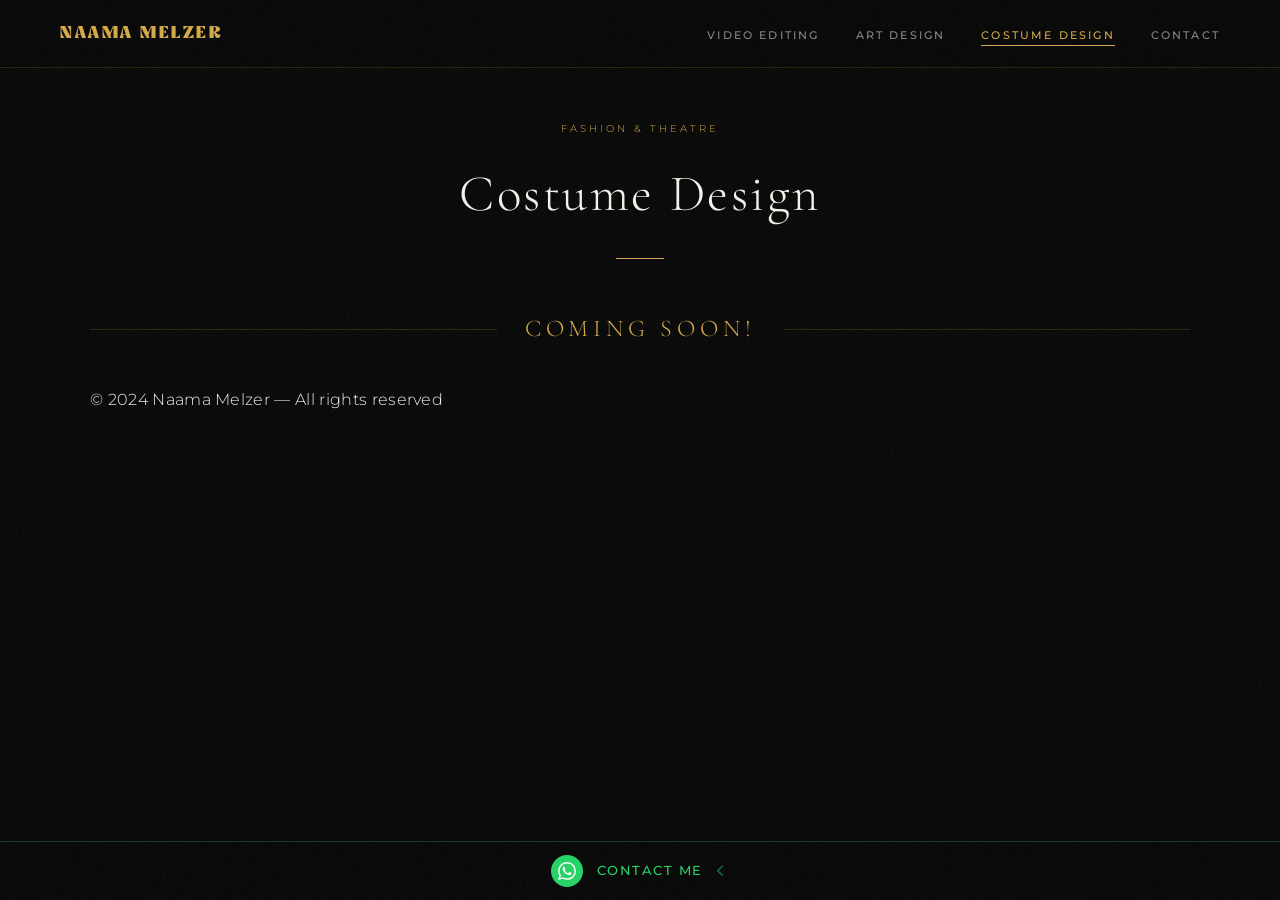
<file: archive-original/CostumeDesgine.html>
<!DOCTYPE html>
<html lang="en">
<head>
  <meta charset="UTF-8">
  <meta name="viewport" content="width=device-width, initial-scale=1.0">
  <title>Costume Design — Naama Melzer</title>
  <link rel="stylesheet" href="style.css">
  <link rel="stylesheet" href="https://cdnjs.cloudflare.com/ajax/libs/font-awesome/6.4.0/css/all.min.css">
</head>
<body class="page-fade">

  <header>
    <a href="index.html"><span class="nav-brand">Naama Melzer</span></a>
    <nav>
      <ul>
        <li><a href="Video.html">Video Editing</a></li>
        <li><a href="Art.html">Art Design</a></li>
        <li><a href="CostumeDesgine.html" class="active">Costume Design</a></li>
        <li><a href="ContactUs.html">Contact</a></li>
      </ul>
    </nav>
  </header>

  <div class="section-header" style="padding-top:120px">
    <p class="label">Fashion &amp; Theatre</p>
    <h2>Costume Design</h2>
    <div class="rule"></div>
  </div>

  <!-- Project 3 -->
  <div class="project-block">
    <div class="project-divider">
      <div class="pd-line"></div>
      <span class="pd-label">Coming Soon!</span>
      <div class="pd-line"></div>
    </div>
  

    <p>&copy; 2024 Naama Melzer &mdash; All rights reserved</p>
  </footer>


  <!-- WhatsApp Floating Bar -->
  <div class="wa-bar">
    <a href="https://wa.me/972528644592?text=%D7%94%D7%99%D7%99%20%D7%A0%D7%A2%D7%9E%D7%94%2C%20%D7%A8%D7%90%D7%99%D7%AA%D7%99%20%D7%90%D7%AA%20%D7%94%D7%A2%D7%91%D7%95%D7%93%D7%95%D7%AA%20%D7%A9%D7%9C%D7%9A%20%D7%91%D7%90%D7%AA%D7%A8%20%D7%90%D7%A9%D7%9E%D7%97%20%D7%A9%D7%A0%D7%AA%D7%90%D7%9D%20%D7%A4%D7%92%D7%99%D7%A9%D7%94.%0A%D7%A9%D7%9E%D7%99%3A" target="_blank" class="wa-bar-inner">
      <div class="wa-icon">
        <svg viewBox="0 0 24 24" xmlns="http://www.w3.org/2000/svg">
          <path d="M17.472 14.382c-.297-.149-1.758-.867-2.03-.967-.273-.099-.471-.148-.67.15-.197.297-.767.966-.94 1.164-.173.199-.347.223-.644.075-.297-.15-1.255-.463-2.39-1.475-.883-.788-1.48-1.761-1.653-2.059-.173-.297-.018-.458.13-.606.134-.133.298-.347.446-.52.149-.174.198-.298.298-.497.099-.198.05-.371-.025-.52-.075-.149-.669-1.612-.916-2.207-.242-.579-.487-.5-.669-.51-.173-.008-.371-.01-.57-.01-.198 0-.52.074-.792.372-.272.297-1.04 1.016-1.04 2.479 0 1.462 1.065 2.875 1.213 3.074.149.198 2.096 3.2 5.077 4.487.709.306 1.262.489 1.694.625.712.227 1.36.195 1.871.118.571-.085 1.758-.719 2.006-1.413.248-.694.248-1.289.173-1.413-.074-.124-.272-.198-.57-.347m-5.421 7.403h-.004a9.87 9.87 0 01-5.031-1.378l-.361-.214-3.741.982.998-3.648-.235-.374a9.86 9.86 0 01-1.51-5.26c.001-5.45 4.436-9.884 9.888-9.884 2.64 0 5.122 1.03 6.988 2.898a9.825 9.825 0 012.893 6.994c-.003 5.45-4.437 9.884-9.885 9.884m8.413-18.297A11.815 11.815 0 0012.05 0C5.495 0 .16 5.335.157 11.892c0 2.096.547 4.142 1.588 5.945L.057 24l6.305-1.654a11.882 11.882 0 005.683 1.448h.005c6.554 0 11.89-5.335 11.893-11.893a11.821 11.821 0 00-3.48-8.413z"/>
        </svg>
      </div>
      <span class="wa-text"> CONTACT ME </span>
      <span class="wa-arrow"><i class="fas fa-chevron-left"></i></span>
    </a>
  </div>

  <script src="script.js"></script>
</body>
</html>
</file>
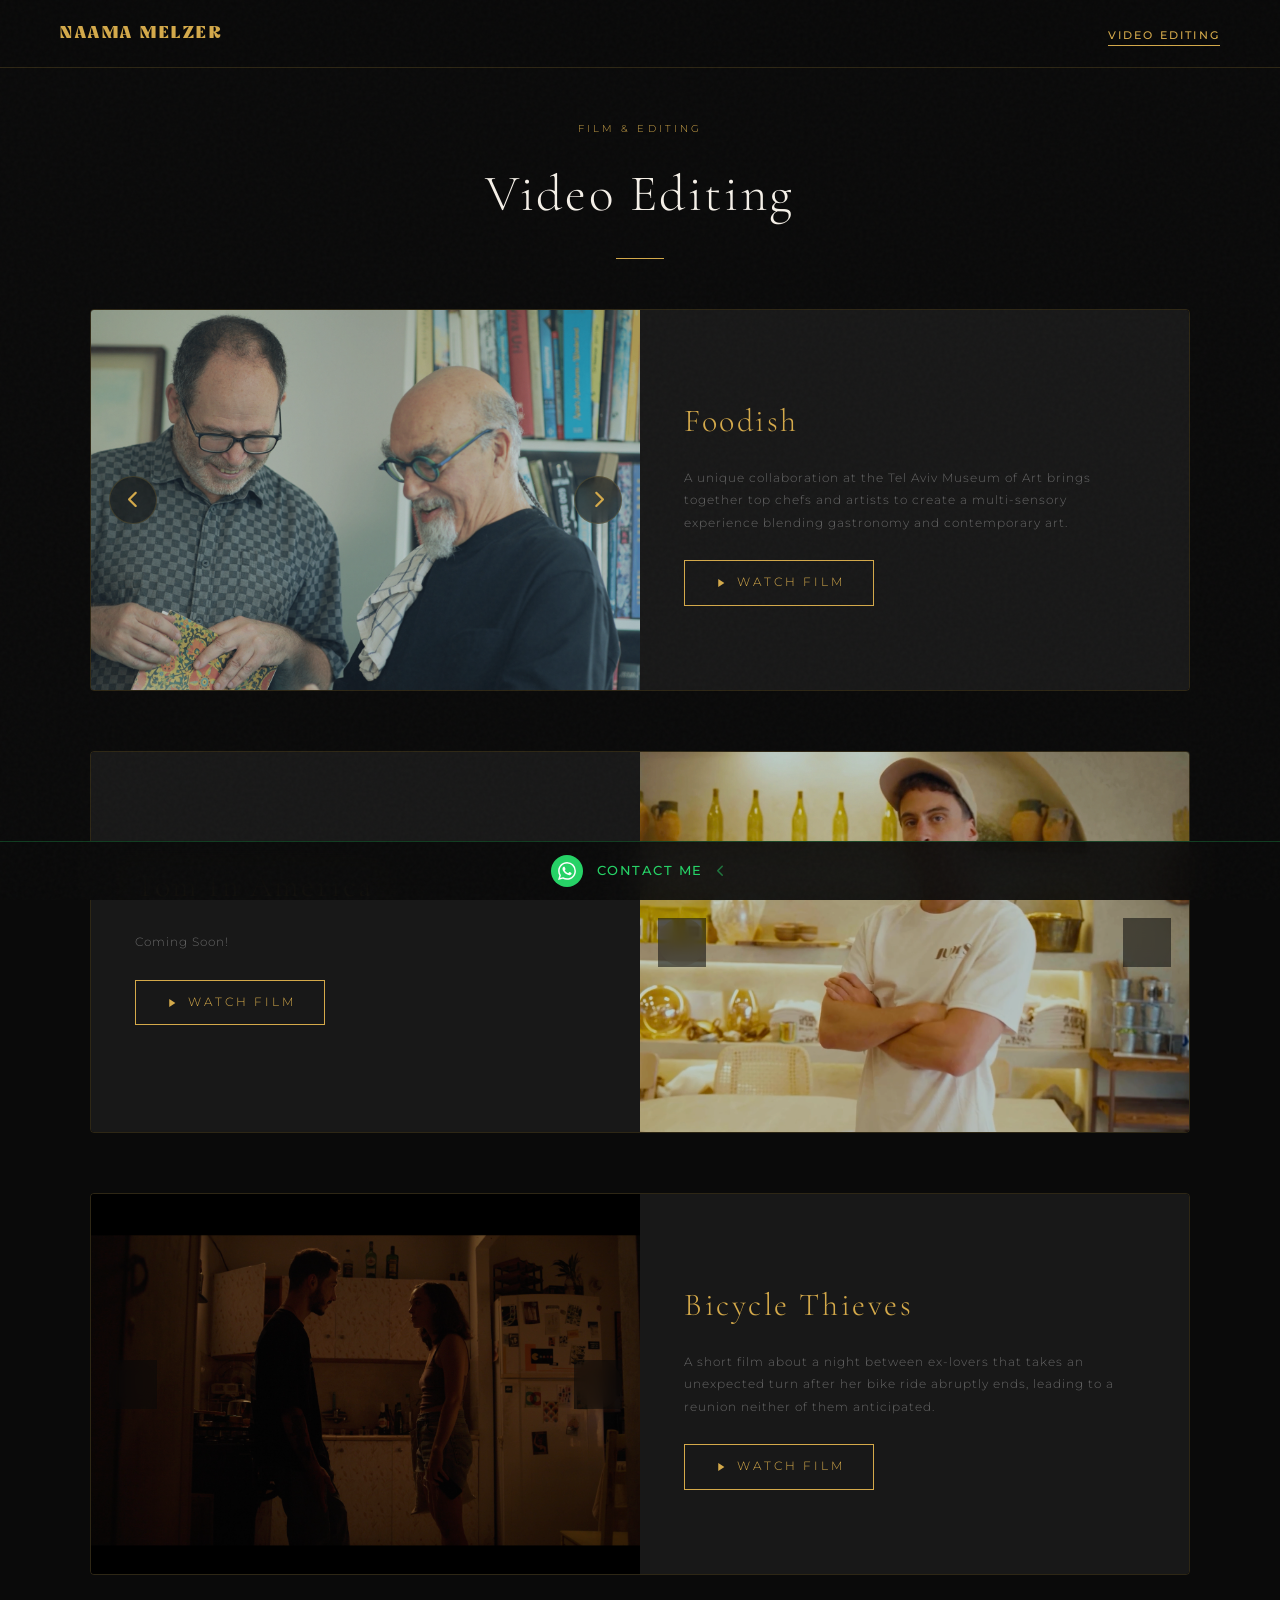
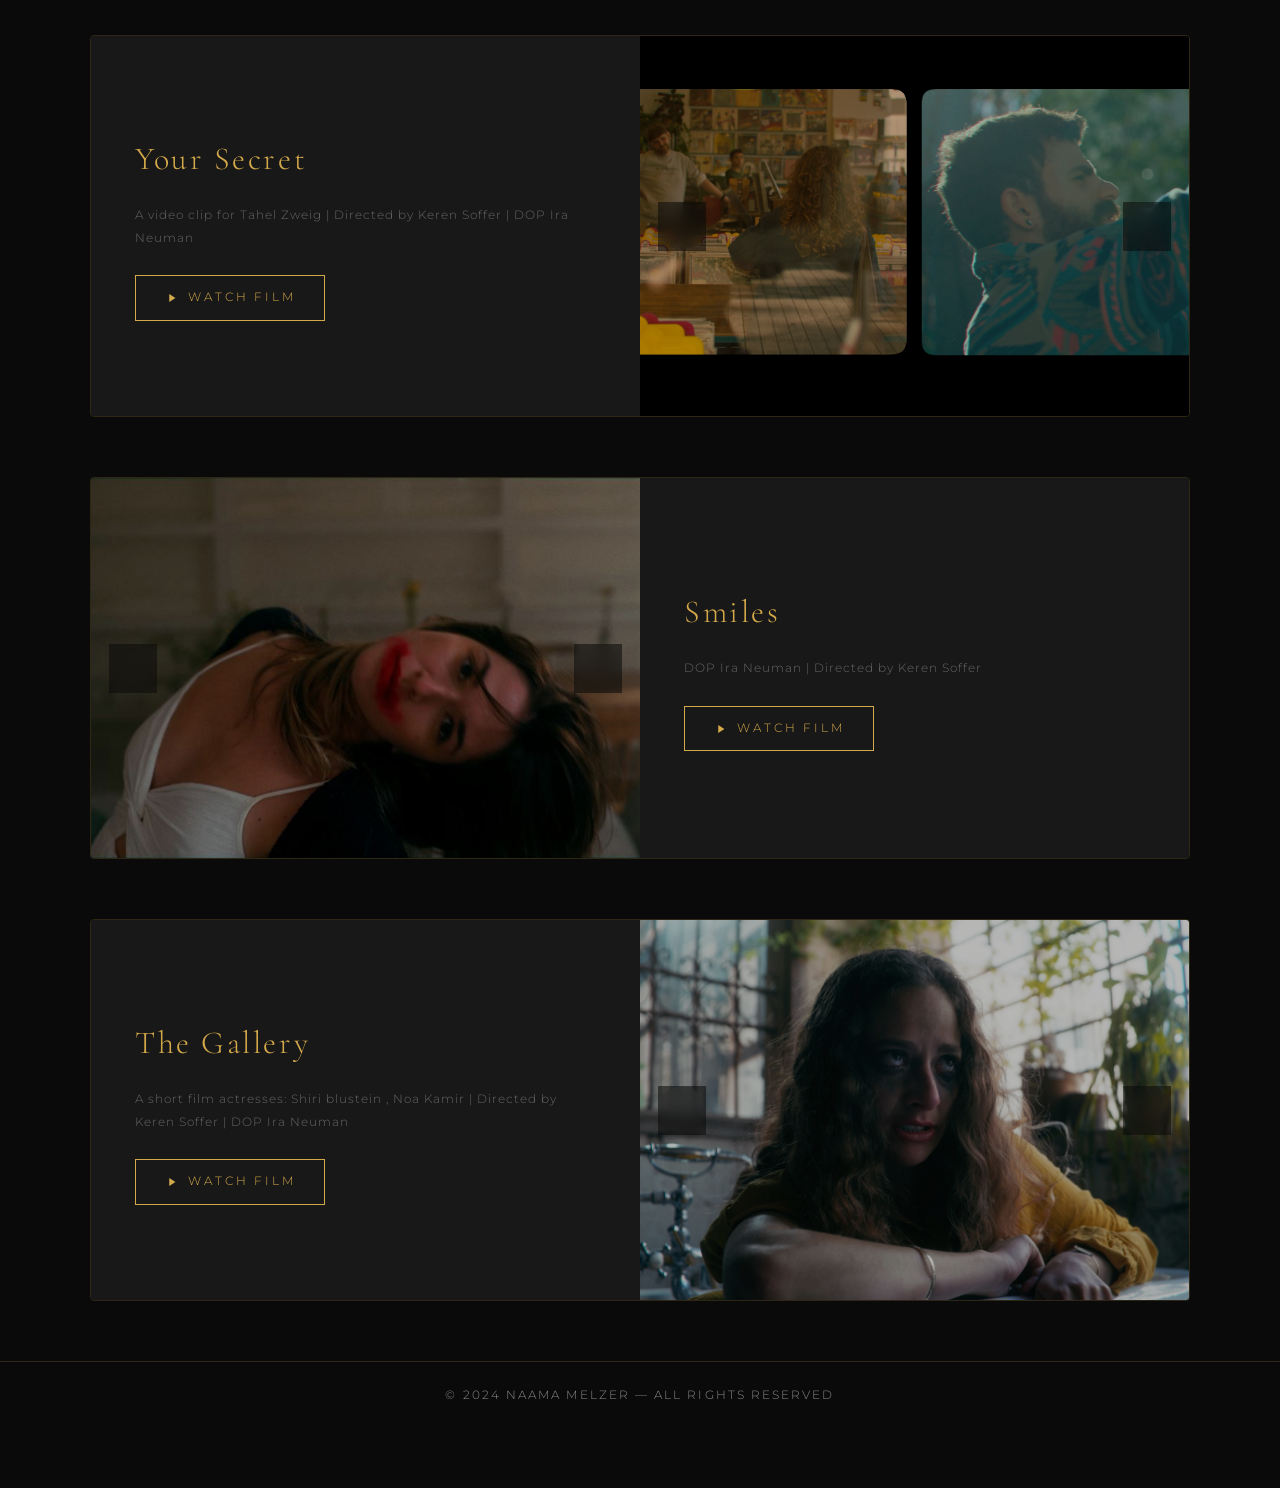
<file: archive-original/Video.html>
<!DOCTYPE html>
<html lang="en">
<head>
  <meta charset="UTF-8">
  <meta name="viewport" content="width=device-width, initial-scale=1.0">
  <title>Video Editing — Naama Melzer</title>
  <link rel="stylesheet" href="style.css">
  <link rel="stylesheet" href="https://cdnjs.cloudflare.com/ajax/libs/font-awesome/6.4.0/css/all.min.css">
</head>
<body class="page-fade">

  <header>
    <a href="index.html"><span class="nav-brand">Naama Melzer</span></a>
    <nav>
      <ul>
        <li><a href="Video.html" class="active">Video Editing</a></li>
        <!-- <li><a href="Art.html">Art Design</a></li> -->
        <!-- <li><a href="CostumeDesgine.html">Costume Design</a></li> -->
        <!-- <li><a href="ContactUs.html">Contact</a></li> -->
      </ul>
    </nav>
  </header>

  <div class="section-header" style="padding-top:120px">
    <p class="label">Film &amp; Editing</p>
    <h2>Video Editing</h2>
    <div class="rule"></div>
  </div>

  <!-- Project 1 -->
  <div class="video-project">
    <div class="vp-gallery">
      <div class="slider-wrap" style="width:100%;height:100%;margin:0;border:none;border-radius:0">
        <div class="slider-track vp-track">
          <img src="Foodish/Food1.png">
          <img src="Foodish/Food2.png">
          <img src="Foodish/Food3.png">
          <img src="Foodish/Food4.png">
          <img src="Foodish/Food5.png">
        </div>
        <button class="slider-btn prev vp-prev"><i class="fa fa-chevron-left"></i></button>
        <button class="slider-btn next vp-next"><i class="fa fa-chevron-right"></i></button>
      </div>
    </div>
    <div class="vp-info">
      <h2>Foodish</h2>
      <!-- <p>Edit Naama Melzer</p> -->
      <p style="font-size:0.78rem;color:#666;line-height:1.8">A unique collaboration at the Tel Aviv Museum of Art brings together top chefs and artists to create a multi-sensory experience blending gastronomy and contemporary art.</p>
      <a class="watch-btn" href="https://www.youtube.com/watch?v=2xl1b57-M2M" target="_blank">
        <svg viewBox="0 0 16 16"><path d="M6 3.5l7 4.5-7 4.5V3.5z"/></svg>
        Watch Film
      </a>
    </div>
  </div>

  <!-- Project 2 -->
  <div class="video-project">
    <div class="vp-gallery">
      <div class="slider-wrap" style="width:100%;height:100%;margin:0;border:none;border-radius:0">
        <div class="slider-track vp-track">
          <img src="Tom/Tom1.png">
          <img src="Tom/Tom2.png">    
          <img src="Tom/Tom3.png"> 
          <img src="Tom/Tom4.png">     
          <img src="Tom/Tom5.png">  
      </div>
        <button class="slider-btn prev vp-prev"><i class="fa fa-chevron-left"></i></button>
        <button class="slider-btn next vp-next"><i class="fa fa-chevron-right"></i></button>
      </div>
    </div>
    <div class="vp-info">
      <h2>Tom In America</h2>
      <!-- <p>By Omer Ben David</p> -->
      <p style="font-size:0.78rem;color:#666;line-height:1.8">Coming Soon!</p>
      <a class="watch-btn" href="https://www.youtube.com/watch?v=v5_5_dS7wig" target="_blank">
        <svg viewBox="0 0 16 16"><path d="M6 3.5l7 4.5-7 4.5V3.5z"/></svg>
        Watch Film
      </a>
    </div>
  </div>

  <!-- Project 3 -->
  <div class="video-project">
    <div class="vp-gallery">
      <div class="slider-wrap" style="width:100%;height:100%;margin:0;border:none;border-radius:0">
        <div class="slider-track vp-track">
          <img src="Bike/bike1.png">  
          <img src="Bike/bike2.png">  
          <img src="Bike/bike3.png">  
          <img src="Bike/bike4.png">  
          <img src="Bike/bike5.png">  
        </div>
        <button class="slider-btn prev vp-prev"><i class="fa fa-chevron-left"></i></button>
        <button class="slider-btn next vp-next"><i class="fa fa-chevron-right"></i></button>
      </div>
    </div>
    <div class="vp-info">
      <h2>Bicycle Thieves</h2>
      <!-- <p>By Keren Soffer</p> -->
      <p style="font-size:0.78rem;color:#666;line-height:1.8">A short film about a night between ex-lovers that takes an unexpected turn after her bike ride abruptly ends, leading to a reunion neither of them anticipated. </p>
      <a class="watch-btn" href="https://vimeo.com/1046737475/ca1be6083e?fl=pl&fe=sh" target="_blank"> 
        <svg viewBox="0 0 16 16"><path d="M6 3.5l7 4.5-7 4.5V3.5z"/></svg>
        Watch Film
      </a>
    </div>
  </div>


   <!-- Project 4 -->
  <div class="video-project">
    <div class="vp-gallery">
      <div class="slider-wrap" style="width:100%;height:100%;margin:0;border:none;border-radius:0">
        <div class="slider-track vp-track">
          <img src="Secret/Secret1.png">  
          <img src="Secret/Secret2.png">  
          <img src="Secret/Secret3.png">  
          <img src="Secret/Secret4.png">  
          <img src="Secret/Secret5.png">  
        </div>
        <button class="slider-btn prev vp-prev"><i class="fa fa-chevron-left"></i></button>
        <button class="slider-btn next vp-next"><i class="fa fa-chevron-right"></i></button>
      </div>
    </div>
    <div class="vp-info">
      <h2>Your Secret</h2>
      <!-- <p>By Tahel Zweig</p> -->
      <p style="font-size:0.78rem;color:#666;line-height:1.8">A video clip for Tahel Zweig | Directed by Keren Soffer | DOP Ira Neuman</p>
      <a class="watch-btn" href="https://vimeo.com/1051853728/004f85c3bb?fl=pl&fe=sh" target="_blank"> 
        <svg viewBox="0 0 16 16"><path d="M6 3.5l7 4.5-7 4.5V3.5z"/></svg>
        Watch Film
      </a>
    </div>
  </div>


   <!-- Project 5 -->
  <div class="video-project">
    <div class="vp-gallery">
      <div class="slider-wrap" style="width:100%;height:100%;margin:0;border:none;border-radius:0">
        <div class="slider-track vp-track">
          <img src="Smiles/Smiles1.jpg">  
          <img src="Smiles/Smiles2.jpg">  
          <img src="Smiles/Smiles3.jpg">  
          <img src="Smiles/Smiles4.jpg">  
          <img src="Smiles/Smiles5.jpg">  
        </div>
        <button class="slider-btn prev vp-prev"><i class="fa fa-chevron-left"></i></button>
        <button class="slider-btn next vp-next"><i class="fa fa-chevron-right"></i></button>
      </div>
    </div>
    <div class="vp-info">
      <h2>Smiles</h2>
      <!-- <p>By Keren Soffer</p> -->
      <p style="font-size:0.78rem;color:#666;line-height:1.8">DOP Ira Neuman | Directed by Keren Soffer</p>
      <a class="watch-btn" href="https://vimeo.com/1046739027?fl=pl&fe=sh" target="_blank"> 
        <svg viewBox="0 0 16 16"><path d="M6 3.5l7 4.5-7 4.5V3.5z"/></svg>
        Watch Film
      </a>
    </div>
  </div>


   <!-- Project 6 -->
  <div class="video-project">
    <div class="vp-gallery">
      <div class="slider-wrap" style="width:100%;height:100%;margin:0;border:none;border-radius:0">
        <div class="slider-track vp-track">
          <img src="Gallery/gallery1.jpg">  
          <img src="Gallery/gallery2.jpg">  
          <img src="Gallery/gallery3.jpg">  
          <img src="Gallery/gallery4.jpg">  
          <img src="Gallery/gallery5.jpg">
          <img src="Gallery/gallery6.jpg">  

        </div>
        <button class="slider-btn prev vp-prev"><i class="fa fa-chevron-left"></i></button>
        <button class="slider-btn next vp-next"><i class="fa fa-chevron-right"></i></button>
      </div>
    </div>
    <div class="vp-info">
      <h2>The Gallery</h2>
      <!-- <p>Edit Naama Melzer</p> -->
      <p style="font-size:0.78rem;color:#666;line-height:1.8">A short film actresses: Shiri blustein , Noa Kamir | Directed by Keren Soffer | DOP Ira Neuman</p>
      <a class="watch-btn" href="https://vimeo.com/1046736888/2b299f24e3?fl=pl&fe=sh" target="_blank"> 
        <svg viewBox="0 0 16 16"><path d="M6 3.5l7 4.5-7 4.5V3.5z"/></svg>
        Watch Film
      </a>
    </div>
  </div>


  <footer>
    <p>&copy; 2024 Naama Melzer &mdash; All rights reserved</p>
  </footer>


  <!-- WhatsApp Floating Bar -->
  <div class="wa-bar">
    <a href="https://wa.me/972528644592?text=%D7%94%D7%99%D7%99%20%D7%A0%D7%A2%D7%9E%D7%94%2C%20%D7%A8%D7%90%D7%99%D7%AA%D7%99%20%D7%90%D7%AA%20%D7%94%D7%A2%D7%91%D7%95%D7%93%D7%95%D7%AA%20%D7%A9%D7%9C%D7%9A%20%D7%91%D7%90%D7%AA%D7%A8%20%D7%90%D7%A9%D7%9E%D7%97%20%D7%A9%D7%A0%D7%AA%D7%90%D7%9D%20%D7%A4%D7%92%D7%99%D7%A9%D7%94.%0A%D7%A9%D7%9E%D7%99%3A" target="_blank" class="wa-bar-inner">
      <div class="wa-icon">
        <svg viewBox="0 0 24 24" xmlns="http://www.w3.org/2000/svg">
          <path d="M17.472 14.382c-.297-.149-1.758-.867-2.03-.967-.273-.099-.471-.148-.67.15-.197.297-.767.966-.94 1.164-.173.199-.347.223-.644.075-.297-.15-1.255-.463-2.39-1.475-.883-.788-1.48-1.761-1.653-2.059-.173-.297-.018-.458.13-.606.134-.133.298-.347.446-.52.149-.174.198-.298.298-.497.099-.198.05-.371-.025-.52-.075-.149-.669-1.612-.916-2.207-.242-.579-.487-.5-.669-.51-.173-.008-.371-.01-.57-.01-.198 0-.52.074-.792.372-.272.297-1.04 1.016-1.04 2.479 0 1.462 1.065 2.875 1.213 3.074.149.198 2.096 3.2 5.077 4.487.709.306 1.262.489 1.694.625.712.227 1.36.195 1.871.118.571-.085 1.758-.719 2.006-1.413.248-.694.248-1.289.173-1.413-.074-.124-.272-.198-.57-.347m-5.421 7.403h-.004a9.87 9.87 0 01-5.031-1.378l-.361-.214-3.741.982.998-3.648-.235-.374a9.86 9.86 0 01-1.51-5.26c.001-5.45 4.436-9.884 9.888-9.884 2.64 0 5.122 1.03 6.988 2.898a9.825 9.825 0 012.893 6.994c-.003 5.45-4.437 9.884-9.885 9.884m8.413-18.297A11.815 11.815 0 0012.05 0C5.495 0 .16 5.335.157 11.892c0 2.096.547 4.142 1.588 5.945L.057 24l6.305-1.654a11.882 11.882 0 005.683 1.448h.005c6.554 0 11.89-5.335 11.893-11.893a11.821 11.821 0 00-3.48-8.413z"/>
        </svg>
      </div>
      <span class="wa-text"> CONTACT ME </span>
      <span class="wa-arrow"><i class="fas fa-chevron-left"></i></span>
    </a>
  </div>

  <script src="script.js"></script>
</body>
</html>
</file>
<file: archive-original/style.css>
/* ============================================================
   NAAMA MELZER — PORTFOLIO  |  Professional Redesign
   ============================================================ */

@import url('https://fonts.googleapis.com/css2?family=Cormorant+Garamond:ital,wght@0,300;0,400;0,600;1,300;1,400&family=Montserrat:wght@300;400;500;600&display=swap');

@font-face {
  font-family: 'NEONLEDLight';
  src: url('NEONLEDLight.otf') format('opentype');
}
@font-face {
  font-family: 'CameraObscuraDEMO';
  src: url('CameraObscuraDEMO.otf') format('opentype');
}
@font-face {
  font-family: 'NougatExtraBlack';
  src: url('Nougat-ExtraBlack.ttf') format('truetype');
}

:root {
  --bg:          #0a0a0a;
  --bg2:         #111111;
  --bg3:         #181818;
  --gold:        #d4a94a;
  --gold-light:  #f0cc7a;
  --gold-dim:    #8a6a22;
  --white:       #f5f0e8;
  --grey:        #888;
  --border:      rgba(212, 169, 74, 0.18);
  --transition:  0.35s cubic-bezier(0.4, 0, 0.2, 1);
}

*, *::before, *::after { margin:0; padding:0; box-sizing:border-box; }
html { scroll-behavior: smooth; }

body {
  background-color: var(--bg);
  color: var(--white);
  font-family: 'Montserrat', sans-serif;
  font-weight: 300;
  letter-spacing: 0.02em;
  line-height: 1.7;
  overflow-x: hidden;
}

a { color: inherit; text-decoration: none; }
img { display: block; max-width: 100%; }

/* grain */
body::before {
  content: '';
  position: fixed; inset: 0;
  background-image: url("data:image/svg+xml,%3Csvg viewBox='0 0 256 256' xmlns='http://www.w3.org/2000/svg'%3E%3Cfilter id='n'%3E%3CfeTurbulence type='fractalNoise' baseFrequency='0.9' numOctaves='4' stitchTiles='stitch'/%3E%3C/filter%3E%3Crect width='100%25' height='100%25' filter='url(%23n)' opacity='1'/%3E%3C/svg%3E");
  opacity: 0.025;
  pointer-events: none;
  z-index: 9999;
}

/* ── Header ── */
header {
  position: fixed; top:0; left:0; right:0; z-index:100;
  background: rgba(10,10,10,0.88);
  backdrop-filter: blur(18px); -webkit-backdrop-filter: blur(18px);
  border-bottom: 1px solid var(--border);
  padding: 0 60px;
  height: 68px;
  display: flex; align-items: center; justify-content: space-between;
}

.nav-brand {
  font-family: 'CameraObscuraDEMO', serif;
  font-size: 1.05rem; color: var(--gold); letter-spacing: 0.15em; text-transform: uppercase;
}

nav ul { list-style:none; display:flex; gap:36px; align-items:center; }

nav ul li a {
  font-family: 'Montserrat', sans-serif;
  font-size: 0.68rem; font-weight:500; letter-spacing:0.2em; text-transform:uppercase;
  color: var(--grey); position:relative; padding-bottom:4px;
  transition: color var(--transition);
}
nav ul li a::after {
  content:''; position:absolute; bottom:0; left:0; width:0; height:1px;
  background: var(--gold); transition: width var(--transition);
}
nav ul li a:hover, nav ul li a.active { color: var(--gold); }
nav ul li a:hover::after, nav ul li a.active::after { width:100%; }

/* ── Hero ── */
.hero {
  min-height: auto; display:flex; flex-direction:column;
  align-items:center; justify-content:flex-start;; text-align:center;
  padding: 100px 40px 60px; position:relative; overflow:hidden;
}
.hero::before {
  content:''; position:absolute; inset:0;
  background: radial-gradient(ellipse 80% 60% at 50% 50%, rgba(212,169,74,0.07) 0%, transparent 70%);
  pointer-events:none;
}
.hero-line {
  width:1px; height:80px;
  background: linear-gradient(to bottom, transparent, var(--gold));
  margin: 0 auto 40px;
  animation: lineGrow 1.2s ease forwards;
}
@keyframes lineGrow { from{height:0;opacity:0} to{height:80px;opacity:1} }

.hero h1 {
  font-family: 'NEONLEDLight', sans-serif;
  font-size: clamp(3.5rem, 10vw, 8rem); font-weight:400;
  color: var(--gold); letter-spacing:0.06em; line-height:1;
  animation: fadeUp 1s ease 0.3s both;
  text-shadow: 0 0 60px rgba(212,169,74,0.3);
}
.hero h2 {
  font-family: 'CameraObscuraDEMO', sans-serif;
  font-size: clamp(0.85rem, 2.5vw, 1.2rem); font-weight:400;
  color: var(--white); letter-spacing:0.35em; text-transform:uppercase;
  margin-top:16px; opacity:0.7; animation: fadeUp 1s ease 0.5s both;
}
.hero-divider {
  display:flex; align-items:center; gap:16px;
  margin: 36px auto 0; width:260px; animation: fadeUp 1s ease 0.7s both;
}
.hero-divider::before, .hero-divider::after { content:''; flex:1; height:1px; background:var(--border); }
.hero-divider span { width:5px; height:5px; background:var(--gold); transform:rotate(45deg); flex-shrink:0; }

@keyframes fadeUp { from{opacity:0;transform:translateY(24px)} to{opacity:1;transform:translateY(0)} }

/* ── Section Header ── */
.section-header { text-align:center; padding:20px 20px 50px; }
.section-header .label { font-size:0.63rem; letter-spacing:0.3em; text-transform:uppercase; color:var(--gold); margin-bottom:14px; }
.section-header h2 { font-family:'Cormorant Garamond',serif; font-size:clamp(2rem,5vw,3.2rem); font-weight:300; color:var(--white); letter-spacing:0.05em; }
.section-header .rule { width:48px; height:1px; background:var(--gold); margin:20px auto 0; }

/* ── Slider ── */
.slider-wrap {
  position:relative; width:min(1100px,92vw);
  height:clamp(300px,44vw,540px);
  margin:0 auto 80px; overflow:hidden;
  border-radius:4px; border:1px solid var(--border);
}
.slider-track { display:flex; height:100%; transition:transform 0.55s cubic-bezier(0.77,0,0.175,1); }
.slider-track img { width:100%; height:100%; flex-shrink:0; object-fit:cover; filter:brightness(0.9); }

.slider-btn {
  position:absolute; top:50%; transform:translateY(-50%);
  background:rgba(10,10,10,0.55); border:1px solid var(--border);
  color:var(--gold); width:48px; height:48px; border-radius:50%;
  cursor:pointer; display:flex; align-items:center; justify-content:center;
  font-size:1.1rem; backdrop-filter:blur(8px);
  transition: background var(--transition), transform var(--transition); z-index:2;
}
.slider-btn:hover { background:rgba(212,169,74,0.18); transform:translateY(-50%) scale(1.08); }
.slider-btn.prev { left:18px; }
.slider-btn.next { right:18px; }

.slider-dots { position:absolute; bottom:14px; left:50%; transform:translateX(-50%); display:flex; gap:8px; z-index:2; }
.slider-dots span { width:6px; height:6px; border-radius:50%; background:rgba(255,255,255,0.25); cursor:pointer; transition: background var(--transition), transform var(--transition); }
.slider-dots span.active { background:var(--gold); transform:scale(1.3); }

/* ── Video Projects ── */
.video-project {
  display:grid; grid-template-columns:1fr 1fr;
  width:min(1100px,92vw); margin:0 auto 60px;
  border:1px solid var(--border); border-radius:4px; overflow:hidden;
}
.video-project:nth-child(even) { direction:rtl; }
.video-project:nth-child(even) > * { direction:ltr; }
.video-project .vp-gallery { position:relative; height:380px; overflow:hidden; }
.video-project .vp-gallery .slider-track { height:100%; }
.video-project .vp-gallery .slider-track img { filter:brightness(0.8); }
.video-project .vp-info {
  background:var(--bg3); padding:50px 44px;
  display:flex; flex-direction:column; justify-content:center; gap:18px;
}
.video-project .vp-info h2 { font-family:'Cormorant Garamond',serif; font-size:2rem; font-weight:300; color:var(--gold); letter-spacing:0.08em; }
.video-project .vp-info p { font-size:0.82rem; color:var(--grey); letter-spacing:0.08em; }

.watch-btn {
  display:inline-flex; align-items:center; gap:10px;
  border:1px solid var(--gold); color:var(--gold);
  padding:12px 28px; font-size:0.72rem; letter-spacing:0.25em; text-transform:uppercase;
  width:fit-content; transition: background var(--transition), color var(--transition); margin-top:8px;
}
.watch-btn:hover { background:var(--gold); color:var(--bg); }
.watch-btn svg { width:14px; height:14px; fill:currentColor; }

/* ── Art Grid ── */
.art-grid {
  display:grid; grid-template-columns:repeat(auto-fill,minmax(280px,1fr));
  gap:16px; width:min(1100px,92vw); margin:0 auto 80px;
}
.art-card { position:relative; aspect-ratio:4/5; overflow:hidden; border:1px solid var(--border); border-radius:3px; cursor:pointer; }
.art-card img { width:100%; height:100%; object-fit:cover; transition: transform 0.7s cubic-bezier(0.4,0,0.2,1), filter 0.7s ease; filter:brightness(0.85); }
.art-card:hover img { transform:scale(1.06); filter:brightness(1); }
.art-card-overlay {
  position:absolute; inset:0;
  background:linear-gradient(to top,rgba(0,0,0,0.7) 0%,transparent 55%);
  opacity:0; transition:opacity var(--transition);
  display:flex; align-items:flex-end; padding:24px;
}
.art-card:hover .art-card-overlay { opacity:1; }
.art-card-overlay h3 { font-family:'Cormorant Garamond',serif; font-size:1.1rem; font-weight:300; color:var(--white); letter-spacing:0.06em; }

/* ── Costume Masonry ── */
.costume-masonry { columns:3; column-gap:16px; width:min(1100px,92vw); margin:0 auto 80px; }
.costume-masonry .cm-item { break-inside:avoid; margin-bottom:16px; overflow:hidden; border:1px solid var(--border); border-radius:3px; position:relative; }
.costume-masonry .cm-item img { width:100%; display:block; transition: transform 0.6s ease, filter 0.6s ease; filter:brightness(0.88); }
.costume-masonry .cm-item:hover img { transform:scale(1.04); filter:brightness(1); }

/* ── Contact ── */
.contact-wrapper {
  display:grid; grid-template-columns:1fr 1fr;
  width:min(900px,92vw); margin:0 auto 120px;
  border:1px solid var(--border); border-radius:4px; overflow:hidden;
}
.contact-info { background:var(--bg3); padding:56px 48px; display:flex; flex-direction:column; gap:24px; }
.contact-info h2 { font-family:'Cormorant Garamond',serif; font-size:2.2rem; font-weight:300; color:var(--gold); letter-spacing:0.06em; margin-bottom:8px; }
.contact-info .ci-item { display:flex; align-items:flex-start; gap:16px; font-size:0.82rem; color:var(--white); opacity:0.75; }
.contact-info .ci-item i { color:var(--gold); font-size:0.9rem; margin-top:2px; flex-shrink:0; }
.contact-info .ci-item a { color:inherit; transition:color var(--transition); }
.contact-info .ci-item a:hover { color:var(--gold); }

.contact-form-side { background:var(--bg2); padding:56px 48px; }
.contact-form-side h3 { font-family:'Cormorant Garamond',serif; font-size:1.5rem; font-weight:300; color:var(--white); letter-spacing:0.06em; margin-bottom:32px; }

.form-group { margin-bottom:20px; }
.form-group label { display:block; font-size:0.63rem; letter-spacing:0.2em; text-transform:uppercase; color:var(--grey); margin-bottom:8px; }
.form-group input, .form-group textarea {
  width:100%; background:transparent; border:none; border-bottom:1px solid var(--border);
  color:var(--white); font-family:'Montserrat',sans-serif; font-size:0.85rem;
  padding:10px 0; outline:none; transition:border-color var(--transition);
}
.form-group input:focus, .form-group textarea:focus { border-bottom-color:var(--gold); }
.form-group textarea { height:100px; resize:none; }

.submit-btn {
  margin-top:12px; display:inline-flex; align-items:center; gap:12px;
  border:1px solid var(--gold); background:transparent; color:var(--gold);
  padding:14px 32px; font-family:'Montserrat',sans-serif;
  font-size:0.7rem; letter-spacing:0.25em; text-transform:uppercase;
  cursor:pointer; transition: background var(--transition), color var(--transition);
  width:100%; justify-content:center;
}
.submit-btn:hover { background:var(--gold); color:var(--bg); }

/* Home contact bar */
.home-contact { border-top:1px solid var(--border); padding:70px 40px 100px; text-align:center; }
.home-contact h2 { font-family:'CameraObscuraDEMO',sans-serif; font-size:2rem; color:var(--gold); margin-bottom:8px; }
.home-contact .rule { width:48px; height:1px; background:var(--gold); margin:16px auto 36px; }
.home-contact ul { list-style:none; display:inline-flex; flex-direction:column; gap:16px; text-align:left; }
.home-contact li { display:flex; align-items:center; gap:18px; font-size:1rem; color:var(--white); opacity:0.8; }
.home-contact li i { color:var(--gold); width:18px; }
.home-contact li a { color:inherit; transition:color var(--transition); }
.home-contact li a:hover { color:var(--gold); }

/* ── Footer ── */
footer {
  border-top:1px solid var(--border); padding:24px 60px;
  display:flex; align-items:center; justify-content:center;
  font-size:0.72rem; letter-spacing:0.18em; color:var(--grey); text-transform:uppercase;
}

/* ── Status Modal ── */
.status-modal {
  display:none; position:fixed; inset:0;
  background:rgba(0,0,0,0.7); backdrop-filter:blur(4px);
  z-index:9000; align-items:center; justify-content:center;
}
.status-modal.open { display:flex; }
.status-modal-content {
  background:var(--bg3); border:1px solid var(--border); border-radius:6px;
  padding:48px 52px; text-align:center; max-width:440px; width:90%;
  position:relative; animation:fadeUp 0.35s ease;
}
.status-modal-content p { font-size:1rem; color:var(--white); line-height:1.6; }
.close { position:absolute; top:16px; right:20px; font-size:1.4rem; color:var(--grey); cursor:pointer; transition:color var(--transition); background:none; border:none; }
.close:hover { color:var(--gold); }

/* ── Responsive ── */
@media (max-width:900px) {
  header { padding:0 24px; }
  .video-project { grid-template-columns:1fr; }
  .video-project:nth-child(even) { direction:ltr; }
  .video-project .vp-gallery { height:260px; }
  .video-project .vp-info { padding:36px 28px; }
  .contact-wrapper { grid-template-columns:1fr; }
  .contact-info, .contact-form-side { padding:40px 28px; }
  .costume-masonry { columns:2; }
}

@media (max-width:600px) {
  header { padding:0 16px; }
  nav ul { gap:14px; }
  nav ul li a { font-size:0.58rem; }
  .nav-brand { font-size:0.85rem; }
  .hero { padding:110px 20px 50px; }
  .costume-masonry { columns:1; }
  .art-grid { grid-template-columns:1fr; }
  footer { padding:20px 24px; }
}

.page-fade { animation: pageFadeIn 0.5s ease; }
@keyframes pageFadeIn { from{opacity:0} to{opacity:1} }

/* ── Video Section ── */
.video-section {
  width: min(1100px, 92vw);
  margin: 0 auto 80px;
}

.video-wrapper {
  position: relative;
  border: 1px solid var(--border);
  border-radius: 4px;
  overflow: hidden;
  background: #000;
}

.video-wrapper video {
  width: 100%;
  display: block;
  max-height: 620px;
  object-fit: cover;
}

.video-controls {
  position: absolute;
  bottom: 0; left: 0; right: 0;
  padding: 16px 20px;
  display: flex;
  align-items: center;
  gap: 12px;
  background: linear-gradient(to top, rgba(0,0,0,0.75) 0%, transparent 100%);
  opacity: 0;
  transition: opacity 0.3s ease;
}

.video-wrapper:hover .video-controls,
.video-wrapper:focus-within .video-controls {
  opacity: 1;
}

.vc-btn {
  width: 40px; height: 40px;
  border-radius: 50%;
  border: 1px solid var(--border);
  background: rgba(10,10,10,0.6);
  color: var(--gold);
  font-size: 0.85rem;
  cursor: pointer;
  display: flex; align-items: center; justify-content: center;
  backdrop-filter: blur(6px);
  transition: background var(--transition), transform var(--transition);
  flex-shrink: 0;
}

.vc-btn:hover {
  background: rgba(212,169,74,0.2);
  transform: scale(1.1);
}

.vc-progress {
  flex: 1;
  height: 3px;
  background: rgba(255,255,255,0.2);
  border-radius: 2px;
  cursor: pointer;
  position: relative;
}

.vc-progress-bar {
  height: 100%;
  background: var(--gold);
  border-radius: 2px;
  width: 0%;
  transition: width 0.1s linear;
  pointer-events: none;
}

/* ── Project Divider ── */
.project-block {
  width: min(1100px, 92vw);
  margin: 0 auto 70px;
}

.project-divider {
  display: flex;
  align-items: center;
  gap: 20px;
  margin-bottom: 36px;
}

.pd-line {
  flex: 1;
  height: 1px;
  background: var(--border);
}

.pd-label {
  font-family: 'Cormorant Garamond', serif;
  font-size: 1.5rem;
  font-weight: 300;
  color: var(--gold);
  letter-spacing: 0.2em;
  text-transform: uppercase;
  white-space: nowrap;
  padding: 0 8px;
}

/* Override art-grid & costume-masonry width when inside project-block */
.project-block .art-grid,
.project-block .costume-masonry {
  width: 100%;
  margin: 0;
}

/* ── YouTube Embed ── */
.video-section {
  width: min(1100px, 92vw);
  margin: 0 auto 80px;
}

.youtube-wrapper {
  position: relative;
  width: 100%;
  padding-bottom: 56.25%;
  height: 0;
  overflow: hidden;
  border-radius: 4px;
  border: 1px solid var(--border);
  background: #000;
}

.youtube-wrapper iframe {
  position: absolute;
  top: 0; left: 0;
  width: 100%;
  height: 100%;
  border: none;
  display: block;
}

/* ── WhatsApp Floating Bar ── */
.wa-bar {
  position: fixed;
  bottom: 0; left: 0; right: 0;
  z-index: 500;
  background: rgba(10,10,10,0.92);
  backdrop-filter: blur(16px);
  -webkit-backdrop-filter: blur(16px);
  border-top: 1px solid rgba(37,211,102,0.25);
  padding: 0;
}

.wa-bar-inner {
  display: flex;
  align-items: center;
  justify-content: center;
  gap: 14px;
  padding: 13px 24px;
  text-decoration: none;
  transition: background var(--transition);
  cursor: pointer;
}

.wa-bar-inner:hover {
  background: rgba(37,211,102,0.08);
}

.wa-icon {
  width: 32px; height: 32px;
  background: #25D366;
  border-radius: 50%;
  display: flex; align-items: center; justify-content: center;
  flex-shrink: 0;
  animation: waPulse 2.5s ease-in-out infinite;
}

@keyframes waPulse {
  0%, 100% { box-shadow: 0 0 0 0 rgba(37,211,102,0.4); }
  50%       { box-shadow: 0 0 0 8px rgba(37,211,102,0); }
}

.wa-icon svg {
  width: 18px; height: 18px;
  fill: #fff;
}

.wa-text {
  font-family: 'Montserrat', sans-serif;
  font-size: 0.8rem;
  font-weight: 500;
  letter-spacing: 0.12em;
  color: #25D366;
  direction: rtl;
}

.wa-arrow {
  color: rgba(37,211,102,0.5);
  font-size: 0.75rem;
  margin-right: 4px;
}

/* Push footer up so it's not hidden behind the bar */
footer {
  margin-bottom: 58px;
}

/* ── WhatsApp CTA on Contact Page ── */
.wa-cta-section {
  width: min(900px, 92vw);
  margin: 0 auto 32px;
}

.wa-cta-inner {
  display: flex;
  align-items: center;
  justify-content: space-between;
  background: rgba(37,211,102,0.06);
  border: 1px solid rgba(37,211,102,0.2);
  border-radius: 4px;
  padding: 24px 36px;
  gap: 20px;
}

.wa-cta-label {
  font-family: 'Cormorant Garamond', serif;
  font-size: 1.3rem;
  color: var(--white);
  direction: rtl;
}

.wa-cta-sub {
  font-size: 0.75rem;
  color: var(--grey);
  letter-spacing: 0.1em;
  margin-top: 4px;
  direction: rtl;
}

.wa-cta-btn {
  display: inline-flex;
  align-items: center;
  gap: 10px;
  background: #25D366;
  color: #fff;
  padding: 13px 28px;
  border-radius: 3px;
  font-family: 'Montserrat', sans-serif;
  font-size: 0.78rem;
  font-weight: 600;
  letter-spacing: 0.1em;
  white-space: nowrap;
  transition: background var(--transition), transform var(--transition);
  flex-shrink: 0;
}

.wa-cta-btn:hover {
  background: #1ebe5d;
  transform: translateY(-2px);
}

.wa-cta-btn svg {
  width: 20px; height: 20px;
  fill: #fff;
  flex-shrink: 0;
}

@media (max-width: 600px) {
  .wa-cta-inner { flex-direction: column; text-align: center; padding: 20px; }
  .wa-cta-label, .wa-cta-sub { direction: ltr; }
  .wa-text { font-size: 0.72rem; }
}
</file>
<file: style.css>
/* ============================================================
   NAAMA MELZER — PORTFOLIO  |  Professional Redesign
   ============================================================ */

@import url('https://fonts.googleapis.com/css2?family=Cormorant+Garamond:ital,wght@0,300;0,400;0,600;1,300;1,400&family=Montserrat:wght@300;400;500;600&display=swap');

@font-face {
  font-family: 'NEONLEDLight';
  src: url('NEONLEDLight.otf') format('opentype');
}
@font-face {
  font-family: 'CameraObscuraDEMO';
  src: url('CameraObscuraDEMO.otf') format('opentype');
}
@font-face {
  font-family: 'NougatExtraBlack';
  src: url('Nougat-ExtraBlack.ttf') format('truetype');
}

:root {
  --bg:          #0a0a0a;
  --bg2:         #111111;
  --bg3:         #181818;
  --gold:        #d4a94a;
  --gold-light:  #f0cc7a;
  --gold-dim:    #8a6a22;
  --white:       #f5f0e8;
  --grey:        #888;
  --border:      rgba(212, 169, 74, 0.18);
  --transition:  0.35s cubic-bezier(0.4, 0, 0.2, 1);
}

*, *::before, *::after { margin:0; padding:0; box-sizing:border-box; }
html { scroll-behavior: smooth; }

body {
  background-color: var(--bg);
  color: var(--white);
  font-family: 'Montserrat', sans-serif;
  font-weight: 300;
  letter-spacing: 0.02em;
  line-height: 1.7;
  overflow-x: hidden;
}

a { color: inherit; text-decoration: none; }
img { display: block; max-width: 100%; }

/* grain */
body::before {
  content: '';
  position: fixed; inset: 0;
  background-image: url("data:image/svg+xml,%3Csvg viewBox='0 0 256 256' xmlns='http://www.w3.org/2000/svg'%3E%3Cfilter id='n'%3E%3CfeTurbulence type='fractalNoise' baseFrequency='0.9' numOctaves='4' stitchTiles='stitch'/%3E%3C/filter%3E%3Crect width='100%25' height='100%25' filter='url(%23n)' opacity='1'/%3E%3C/svg%3E");
  opacity: 0.025;
  pointer-events: none;
  z-index: 9999;
}

/* ── Header ── */
header {
  position: fixed; top:0; left:0; right:0; z-index:100;
  background: rgba(10,10,10,0.88);
  backdrop-filter: blur(18px); -webkit-backdrop-filter: blur(18px);
  border-bottom: 1px solid var(--border);
  padding: 0 60px;
  height: 68px;
  display: flex; align-items: center; justify-content: space-between;
}

.nav-brand {
  font-family: 'CameraObscuraDEMO', serif;
  font-size: 1.05rem; color: var(--gold); letter-spacing: 0.15em; text-transform: uppercase;
}

nav ul { list-style:none; display:flex; gap:36px; align-items:center; }

nav ul li a {
  font-family: 'Montserrat', sans-serif;
  font-size: 0.68rem; font-weight:500; letter-spacing:0.2em; text-transform:uppercase;
  color: var(--grey); position:relative; padding-bottom:4px;
  transition: color var(--transition);
}
nav ul li a::after {
  content:''; position:absolute; bottom:0; left:0; width:0; height:1px;
  background: var(--gold); transition: width var(--transition);
}
nav ul li a:hover, nav ul li a.active { color: var(--gold); }
nav ul li a:hover::after, nav ul li a.active::after { width:100%; }

/* ── Hero ── */
.hero {
  min-height: auto; display:flex; flex-direction:column;
  align-items:center; justify-content:flex-start;; text-align:center;
  padding: 100px 40px 60px; position:relative; overflow:hidden;
}
.hero::before {
  content:''; position:absolute; inset:0;
  background: radial-gradient(ellipse 80% 60% at 50% 50%, rgba(212,169,74,0.07) 0%, transparent 70%);
  pointer-events:none;
}
.hero-line {
  width:1px; height:80px;
  background: linear-gradient(to bottom, transparent, var(--gold));
  margin: 0 auto 40px;
  animation: lineGrow 1.2s ease forwards;
}
@keyframes lineGrow { from{height:0;opacity:0} to{height:80px;opacity:1} }

.hero h1 {
  font-family: 'Cormorant Garamond', serif;
  font-size: clamp(3.2rem, 8vw, 5.5rem); font-weight:300;
  color: var(--white); letter-spacing:0.02em; line-height:1.05;
  animation: fadeUp 1s ease 0.3s both;
}
.hero h1 .hero-gold { color: var(--gold); }
.hero h2 {
  font-family: 'Montserrat', sans-serif;
  font-size: clamp(0.7rem, 1.8vw, 0.88rem); font-weight:500;
  color: var(--grey); letter-spacing:0.38em; text-transform:uppercase;
  margin-top:26px; opacity:0.9; animation: fadeUp 1s ease 0.5s both;
}
.hero-tagline {
  font-family:'Cormorant Garamond', serif; font-style:italic; font-weight:400;
  color: var(--gold); font-size: clamp(1.1rem, 2.8vw, 1.6rem);
  margin:20px 0 0; animation: fadeUp 1s ease 0.6s both;
}
.hero-divider {
  display:flex; align-items:center; gap:16px;
  margin: 40px auto 0; width:260px; animation: fadeUp 1s ease 0.7s both;
}
.hero-divider::before, .hero-divider::after { content:''; flex:1; height:1px; background:var(--border); }
.hero-divider span { width:5px; height:5px; background:var(--gold); transform:rotate(45deg); flex-shrink:0; }

@keyframes fadeUp { from{opacity:0;transform:translateY(24px)} to{opacity:1;transform:translateY(0)} }

/* ── Section Header ── */
.section-header { text-align:center; padding:20px 20px 50px; }
.section-header .label { font-size:0.63rem; letter-spacing:0.3em; text-transform:uppercase; color:var(--gold); margin-bottom:14px; }
.section-header h2 { font-family:'Cormorant Garamond',serif; font-size:clamp(2rem,5vw,3.2rem); font-weight:300; color:var(--white); letter-spacing:0.05em; }
.section-header .rule { width:48px; height:1px; background:var(--gold); margin:20px auto 0; }

/* ── Slider ── */
.slider-wrap {
  position:relative; width:min(1100px,92vw);
  height:clamp(300px,44vw,540px);
  margin:0 auto 80px; overflow:hidden;
  border-radius:4px; border:1px solid var(--border);
}
.slider-track { display:flex; height:100%; transition:transform 0.55s cubic-bezier(0.77,0,0.175,1); }
.slider-track img { width:100%; height:100%; flex-shrink:0; object-fit:cover; filter:brightness(0.9); }

.slider-btn {
  position:absolute; top:50%; transform:translateY(-50%);
  background:rgba(10,10,10,0.55); border:1px solid var(--border);
  color:var(--gold); width:48px; height:48px; border-radius:50%;
  cursor:pointer; display:flex; align-items:center; justify-content:center;
  font-size:1.1rem; backdrop-filter:blur(8px);
  transition: background var(--transition), transform var(--transition); z-index:2;
}
.slider-btn:hover { background:rgba(212,169,74,0.18); transform:translateY(-50%) scale(1.08); }
.slider-btn.prev { left:18px; }
.slider-btn.next { right:18px; }

.slider-dots { position:absolute; bottom:14px; left:50%; transform:translateX(-50%); display:flex; gap:8px; z-index:2; }
.slider-dots span { width:6px; height:6px; border-radius:50%; background:rgba(255,255,255,0.25); cursor:pointer; transition: background var(--transition), transform var(--transition); }
.slider-dots span.active { background:var(--gold); transform:scale(1.3); }

/* ── Video Projects ── */
.video-project {
  display:grid; grid-template-columns:1fr 1fr;
  width:min(700px,92vw); margin:0 auto 44px;
  border:1px solid var(--border); border-radius:4px; overflow:hidden;
}
.video-project:nth-child(even) { direction:rtl; }
.video-project:nth-child(even) > * { direction:ltr; }
.video-project .vp-gallery { position:relative; min-height:230px; align-self:stretch; overflow:hidden; }
.video-project .vp-gallery .slider-track { height:100%; }
.video-project .vp-gallery .slider-track img { filter:brightness(0.8); }
.video-project .vp-info {
  background:var(--bg3); padding:36px 32px;
  display:flex; flex-direction:column; justify-content:center; gap:18px;
}
.video-project .vp-info h2 { font-family:'Cormorant Garamond',serif; font-size:2rem; font-weight:300; color:var(--gold); letter-spacing:0.08em; }
.video-project .vp-info p { font-size:0.82rem; color:var(--grey); letter-spacing:0.08em; }

.watch-btn {
  display:inline-flex; align-items:center; gap:10px;
  border:1px solid var(--gold); color:var(--gold);
  padding:12px 28px; font-size:0.72rem; letter-spacing:0.25em; text-transform:uppercase;
  width:fit-content; transition: background var(--transition), color var(--transition); margin-top:8px;
}
.watch-btn:hover { background:var(--gold); color:var(--bg); }
.watch-btn svg { width:14px; height:14px; fill:currentColor; }

/* ── Art Grid ── */
.art-grid {
  display:grid; grid-template-columns:repeat(auto-fill,minmax(280px,1fr));
  gap:16px; width:min(1100px,92vw); margin:0 auto 80px;
}
.art-card { position:relative; aspect-ratio:4/5; overflow:hidden; border:1px solid var(--border); border-radius:3px; cursor:pointer; }
.art-card img { width:100%; height:100%; object-fit:cover; transition: transform 0.7s cubic-bezier(0.4,0,0.2,1), filter 0.7s ease; filter:brightness(0.85); }
.art-card:hover img { transform:scale(1.06); filter:brightness(1); }
.art-card-overlay {
  position:absolute; inset:0;
  background:linear-gradient(to top,rgba(0,0,0,0.7) 0%,transparent 55%);
  opacity:0; transition:opacity var(--transition);
  display:flex; align-items:flex-end; padding:24px;
}
.art-card:hover .art-card-overlay { opacity:1; }
.art-card-overlay h3 { font-family:'Cormorant Garamond',serif; font-size:1.1rem; font-weight:300; color:var(--white); letter-spacing:0.06em; }

/* ── Costume Masonry ── */
.costume-masonry { columns:3; column-gap:16px; width:min(1100px,92vw); margin:0 auto 80px; }
.costume-masonry .cm-item { break-inside:avoid; margin-bottom:16px; overflow:hidden; border:1px solid var(--border); border-radius:3px; position:relative; }
.costume-masonry .cm-item img { width:100%; display:block; transition: transform 0.6s ease, filter 0.6s ease; filter:brightness(0.88); }
.costume-masonry .cm-item:hover img { transform:scale(1.04); filter:brightness(1); }

/* ── Contact ── */
.contact-wrapper {
  display:grid; grid-template-columns:1fr 1fr;
  width:min(900px,92vw); margin:0 auto 120px;
  border:1px solid var(--border); border-radius:4px; overflow:hidden;
}
.contact-info { background:var(--bg3); padding:56px 48px; display:flex; flex-direction:column; gap:24px; }
.contact-info h2 { font-family:'Cormorant Garamond',serif; font-size:2.2rem; font-weight:300; color:var(--gold); letter-spacing:0.06em; margin-bottom:8px; }
.contact-info .ci-item { display:flex; align-items:flex-start; gap:16px; font-size:0.82rem; color:var(--white); opacity:0.75; }
.contact-info .ci-item i { color:var(--gold); font-size:0.9rem; margin-top:2px; flex-shrink:0; }
.contact-info .ci-item a { color:inherit; transition:color var(--transition); }
.contact-info .ci-item a:hover { color:var(--gold); }

.contact-form-side { background:var(--bg2); padding:56px 48px; }
.contact-form-side h3 { font-family:'Cormorant Garamond',serif; font-size:1.5rem; font-weight:300; color:var(--white); letter-spacing:0.06em; margin-bottom:32px; }

.form-group { margin-bottom:20px; }
.form-group label { display:block; font-size:0.63rem; letter-spacing:0.2em; text-transform:uppercase; color:var(--grey); margin-bottom:8px; }
.form-group input, .form-group textarea {
  width:100%; background:transparent; border:none; border-bottom:1px solid var(--border);
  color:var(--white); font-family:'Montserrat',sans-serif; font-size:0.85rem;
  padding:10px 0; outline:none; transition:border-color var(--transition);
}
.form-group input:focus, .form-group textarea:focus { border-bottom-color:var(--gold); }
.form-group textarea { height:100px; resize:none; }

.submit-btn {
  margin-top:12px; display:inline-flex; align-items:center; gap:12px;
  border:1px solid var(--gold); background:transparent; color:var(--gold);
  padding:14px 32px; font-family:'Montserrat',sans-serif;
  font-size:0.7rem; letter-spacing:0.25em; text-transform:uppercase;
  cursor:pointer; transition: background var(--transition), color var(--transition);
  width:100%; justify-content:center;
}
.submit-btn:hover { background:var(--gold); color:var(--bg); }

/* Home contact bar */
.home-contact { border-top:1px solid var(--border); padding:70px 40px 100px; text-align:center; }
.home-contact h2 { font-family:'CameraObscuraDEMO',sans-serif; font-size:2rem; color:var(--gold); margin-bottom:8px; }
.home-contact .rule { width:48px; height:1px; background:var(--gold); margin:16px auto 36px; }
.home-contact ul { list-style:none; display:inline-flex; flex-direction:column; gap:16px; text-align:left; }
.home-contact li { display:flex; align-items:center; gap:18px; font-size:1rem; color:var(--white); opacity:0.8; }
.home-contact li i { color:var(--gold); width:18px; }
.home-contact li a { color:inherit; transition:color var(--transition); }
.home-contact li a:hover { color:var(--gold); }

/* ── Footer ── */
footer {
  border-top:1px solid var(--border); padding:24px 60px;
  display:flex; align-items:center; justify-content:center;
  font-size:0.72rem; letter-spacing:0.18em; color:var(--grey); text-transform:uppercase;
}

/* ── Status Modal ── */
.status-modal {
  display:none; position:fixed; inset:0;
  background:rgba(0,0,0,0.7); backdrop-filter:blur(4px);
  z-index:9000; align-items:center; justify-content:center;
}
.status-modal.open { display:flex; }
.status-modal-content {
  background:var(--bg3); border:1px solid var(--border); border-radius:6px;
  padding:48px 52px; text-align:center; max-width:440px; width:90%;
  position:relative; animation:fadeUp 0.35s ease;
}
.status-modal-content p { font-size:1rem; color:var(--white); line-height:1.6; }
.close { position:absolute; top:16px; right:20px; font-size:1.4rem; color:var(--grey); cursor:pointer; transition:color var(--transition); background:none; border:none; }
.close:hover { color:var(--gold); }

/* ── Responsive ── */
@media (max-width:900px) {
  header { padding:0 24px; }
  .video-project { grid-template-columns:1fr; }
  .video-project:nth-child(even) { direction:ltr; }
  .video-project .vp-gallery { height:170px; min-height:170px; }
  .video-project .vp-info { padding:28px 24px; }
  .contact-wrapper { grid-template-columns:1fr; }
  .contact-info, .contact-form-side { padding:40px 28px; }
  .costume-masonry { columns:2; }
}

@media (max-width:600px) {
  header { padding:0 12px; }
  nav ul { gap:10px; }
  nav ul li a { font-size:0.55rem; letter-spacing:0.12em; }
  .nav-brand { font-size:0.78rem; }
  section.works .work { overflow:hidden; }
  .hero { padding:110px 20px 50px; }
  .costume-masonry { columns:1; }
  .art-grid { grid-template-columns:1fr; }
  footer { padding:20px 24px; }
}

.page-fade { animation: pageFadeIn 0.5s ease; }
@keyframes pageFadeIn { from{opacity:0} to{opacity:1} }

/* ── Video Section ── */
.video-section {
  width: min(1600px, 96vw);
  margin: 0 auto 80px;
}

.video-wrapper {
  position: relative;
  border: 1px solid var(--border);
  border-radius: 4px;
  overflow: hidden;
  background: #000;
}

.video-wrapper video {
  width: 100%;
  display: block;
  max-height: 620px;
  object-fit: cover;
}

.video-controls {
  position: absolute;
  bottom: 0; left: 0; right: 0;
  padding: 16px 20px;
  display: flex;
  align-items: center;
  gap: 12px;
  background: linear-gradient(to top, rgba(0,0,0,0.75) 0%, transparent 100%);
  opacity: 0;
  transition: opacity 0.3s ease;
}

.video-wrapper:hover .video-controls,
.video-wrapper:focus-within .video-controls {
  opacity: 1;
}

.vc-btn {
  width: 40px; height: 40px;
  border-radius: 50%;
  border: 1px solid var(--border);
  background: rgba(10,10,10,0.6);
  color: var(--gold);
  font-size: 0.85rem;
  cursor: pointer;
  display: flex; align-items: center; justify-content: center;
  backdrop-filter: blur(6px);
  transition: background var(--transition), transform var(--transition);
  flex-shrink: 0;
}

.vc-btn:hover {
  background: rgba(212,169,74,0.2);
  transform: scale(1.1);
}

.vc-progress {
  flex: 1;
  height: 3px;
  background: rgba(255,255,255,0.2);
  border-radius: 2px;
  cursor: pointer;
  position: relative;
}

.vc-progress-bar {
  height: 100%;
  background: var(--gold);
  border-radius: 2px;
  width: 0%;
  transition: width 0.1s linear;
  pointer-events: none;
}

/* ── Project Divider ── */
.project-block {
  width: min(1100px, 92vw);
  margin: 0 auto 70px;
}

.project-divider {
  display: flex;
  align-items: center;
  gap: 20px;
  margin-bottom: 36px;
}

.pd-line {
  flex: 1;
  height: 1px;
  background: var(--border);
}

.pd-label {
  font-family: 'Cormorant Garamond', serif;
  font-size: 1.5rem;
  font-weight: 300;
  color: var(--gold);
  letter-spacing: 0.2em;
  text-transform: uppercase;
  white-space: nowrap;
  padding: 0 8px;
}

/* Override art-grid & costume-masonry width when inside project-block */
.project-block .art-grid,
.project-block .costume-masonry {
  width: 100%;
  margin: 0;
}

/* ── YouTube Embed ── */
.video-section {
  width: min(1600px, 96vw);
  margin: 0 auto 80px;
}

.youtube-wrapper {
  position: relative;
  width: 100%;
  padding-bottom: 56.25%;
  height: 0;
  overflow: hidden;
  border-radius: 4px;
  border: 1px solid var(--border);
  background: #000;
}

.youtube-wrapper iframe {
  position: absolute;
  top: 0; left: 0;
  width: 100%;
  height: 100%;
  border: none;
  display: block;
}

/* ── WhatsApp Floating Bar ── */
.wa-bar {
  position: fixed;
  bottom: 0; left: 0; right: 0;
  z-index: 500;
  background: rgba(10,10,10,0.92);
  backdrop-filter: blur(16px);
  -webkit-backdrop-filter: blur(16px);
  border-top: 1px solid rgba(37,211,102,0.25);
  padding: 0;
}

.wa-bar-inner {
  display: flex;
  align-items: center;
  justify-content: center;
  gap: 14px;
  padding: 13px 24px;
  text-decoration: none;
  transition: background var(--transition);
  cursor: pointer;
}

.wa-bar-inner:hover {
  background: rgba(37,211,102,0.08);
}

.wa-icon {
  width: 32px; height: 32px;
  background: #25D366;
  border-radius: 50%;
  display: flex; align-items: center; justify-content: center;
  flex-shrink: 0;
  animation: waPulse 2.5s ease-in-out infinite;
}

@keyframes waPulse {
  0%, 100% { box-shadow: 0 0 0 0 rgba(37,211,102,0.4); }
  50%       { box-shadow: 0 0 0 8px rgba(37,211,102,0); }
}

.wa-icon svg {
  width: 18px; height: 18px;
  fill: #fff;
}

.wa-text {
  font-family: 'Montserrat', sans-serif;
  font-size: 0.8rem;
  font-weight: 500;
  letter-spacing: 0.12em;
  color: #25D366;
  direction: rtl;
}

.wa-arrow {
  color: rgba(37,211,102,0.5);
  font-size: 0.75rem;
  margin-right: 4px;
}

/* Push footer up so it's not hidden behind the bar */
footer {
  margin-bottom: 58px;
}

/* ── WhatsApp CTA on Contact Page ── */
.wa-cta-section {
  width: min(900px, 92vw);
  margin: 0 auto 32px;
}

.wa-cta-inner {
  display: flex;
  align-items: center;
  justify-content: space-between;
  background: rgba(37,211,102,0.06);
  border: 1px solid rgba(37,211,102,0.2);
  border-radius: 4px;
  padding: 24px 36px;
  gap: 20px;
}

.wa-cta-label {
  font-family: 'Cormorant Garamond', serif;
  font-size: 1.3rem;
  color: var(--white);
  direction: rtl;
}

.wa-cta-sub {
  font-size: 0.75rem;
  color: var(--grey);
  letter-spacing: 0.1em;
  margin-top: 4px;
  direction: rtl;
}

.wa-cta-btn {
  display: inline-flex;
  align-items: center;
  gap: 10px;
  background: #25D366;
  color: #fff;
  padding: 13px 28px;
  border-radius: 3px;
  font-family: 'Montserrat', sans-serif;
  font-size: 0.78rem;
  font-weight: 600;
  letter-spacing: 0.1em;
  white-space: nowrap;
  transition: background var(--transition), transform var(--transition);
  flex-shrink: 0;
}

.wa-cta-btn:hover {
  background: #1ebe5d;
  transform: translateY(-2px);
}

.wa-cta-btn svg {
  width: 20px; height: 20px;
  fill: #fff;
  flex-shrink: 0;
}

@media (max-width: 600px) {
  .wa-cta-inner { flex-direction: column; text-align: center; padding: 20px; }
  .wa-cta-label, .wa-cta-sub { direction: ltr; }
  .wa-text { font-size: 0.72rem; }
}

/* ── Selected Works: vertical project list (home) ── */
.works { border-top:1px dashed #2b2b2b; margin-top:34px; }
.work {
  display:grid; grid-template-columns:150px 1fr 330px; gap:44px;
  align-items:stretch; padding:58px 56px; border-bottom:1px dashed #2b2b2b;
}
.work .strip { display:flex; flex-direction:column; gap:10px; justify-content:center; }
.work .strip img { width:100%; flex:none; aspect-ratio:16/9; object-fit:contain; background:#0d0d0d; object-position:center; filter:saturate(0.92); transition:filter var(--transition); }
.work:hover .strip img { filter:saturate(1.05); }
.work .frame { align-self:center; }
.work .frame img { width:100%; aspect-ratio:16/9; object-fit:contain; background:#0d0d0d; }
.work .meta { display:flex; flex-direction:column; justify-content:space-between; gap:18px; padding:6px 0; }
.work .meta .cat { font-size:0.6rem; font-weight:600; letter-spacing:0.3em; text-transform:uppercase; color:var(--gold); }
.work .meta h3 { font-family:'Cormorant Garamond',serif; font-weight:400; font-size:2rem; letter-spacing:0.04em; color:var(--white); margin-top:10px; }
.work .meta p { font-size:0.74rem; line-height:1.85; color:var(--grey); letter-spacing:0.02em; }
.work .meta .watch-btn { margin-top:16px; }

@media (max-width:1100px) {
  .work { grid-template-columns:110px 1fr 260px; gap:26px; padding:44px 30px; }
}
@media (max-width:900px) {
  .work { grid-template-columns:1fr; gap:20px; padding:40px 24px; }
  .work .strip { flex-direction:row; }
  .work .strip img { flex:1; width:auto; height:64px; }
}

/* ── Social: reels & social edits ── */
.work.work-videos { grid-template-columns:1fr 330px; }
.work .frame > video { display:block; margin:0 auto; width:auto; max-width:100%; height:600px; aspect-ratio:9/16; object-fit:cover; background:#000; }
.work .substrip { display:flex; justify-content:center; gap:26px; margin-top:30px; }
.work .substrip video { width:120px; aspect-ratio:9/16; object-fit:cover; display:block; cursor:pointer; filter:saturate(0.92); transition:filter var(--transition); }
.work .substrip video:hover { filter:saturate(1.05); }
@media (max-width:900px) {
  .work.work-videos { grid-template-columns:1fr; }
  .work .frame > video { height:440px; }
  .work .substrip video { width:calc((100% - 20px)/3); }
}

/* ── Phone: works auto-advance, no thumbnail strip ── */
.work .frame .rot-img { display:none; }
@media (max-width:900px) {
  .work .strip { display:none; }
  .work .frame.rot { position:relative; aspect-ratio:16/9; background:#0d0d0d; }
  .work .frame.rot img { position:absolute; inset:0; width:100%; height:100%; opacity:0; transition:opacity 0.9s ease; display:block; }
  .work .frame.rot img.on { opacity:1; }
}

/* ── Video Editing: compact, centered works ── */
.works-compact { max-width:1094px; margin-left:auto; margin-right:auto; width:92vw; }
.works-compact .work { grid-template-columns:97px 1fr 310px; gap:29px; padding:44px 6px; }
.works-compact .work .meta h3 { font-size:1.98rem; }
.works-compact .work .meta p { font-size:0.96rem; line-height:1.7; }
.works-compact .work .meta .watch-btn { padding:10px 18px; font-size:0.62rem; }
@media (max-width:900px) {
  .works-compact { width:100%; }
  .works-compact .work { grid-template-columns:1fr; gap:18px; padding:34px 22px; }
}
.works-compact .work .meta .watch-btn { white-space:nowrap; letter-spacing:0.14em; padding:10px 14px; gap:8px; }
.works-compact .work .strip { gap:6px; }
.works-compact .work .meta .watch-btn { padding:12px 16px; font-size:0.78rem; letter-spacing:0.1em; }
</file>
